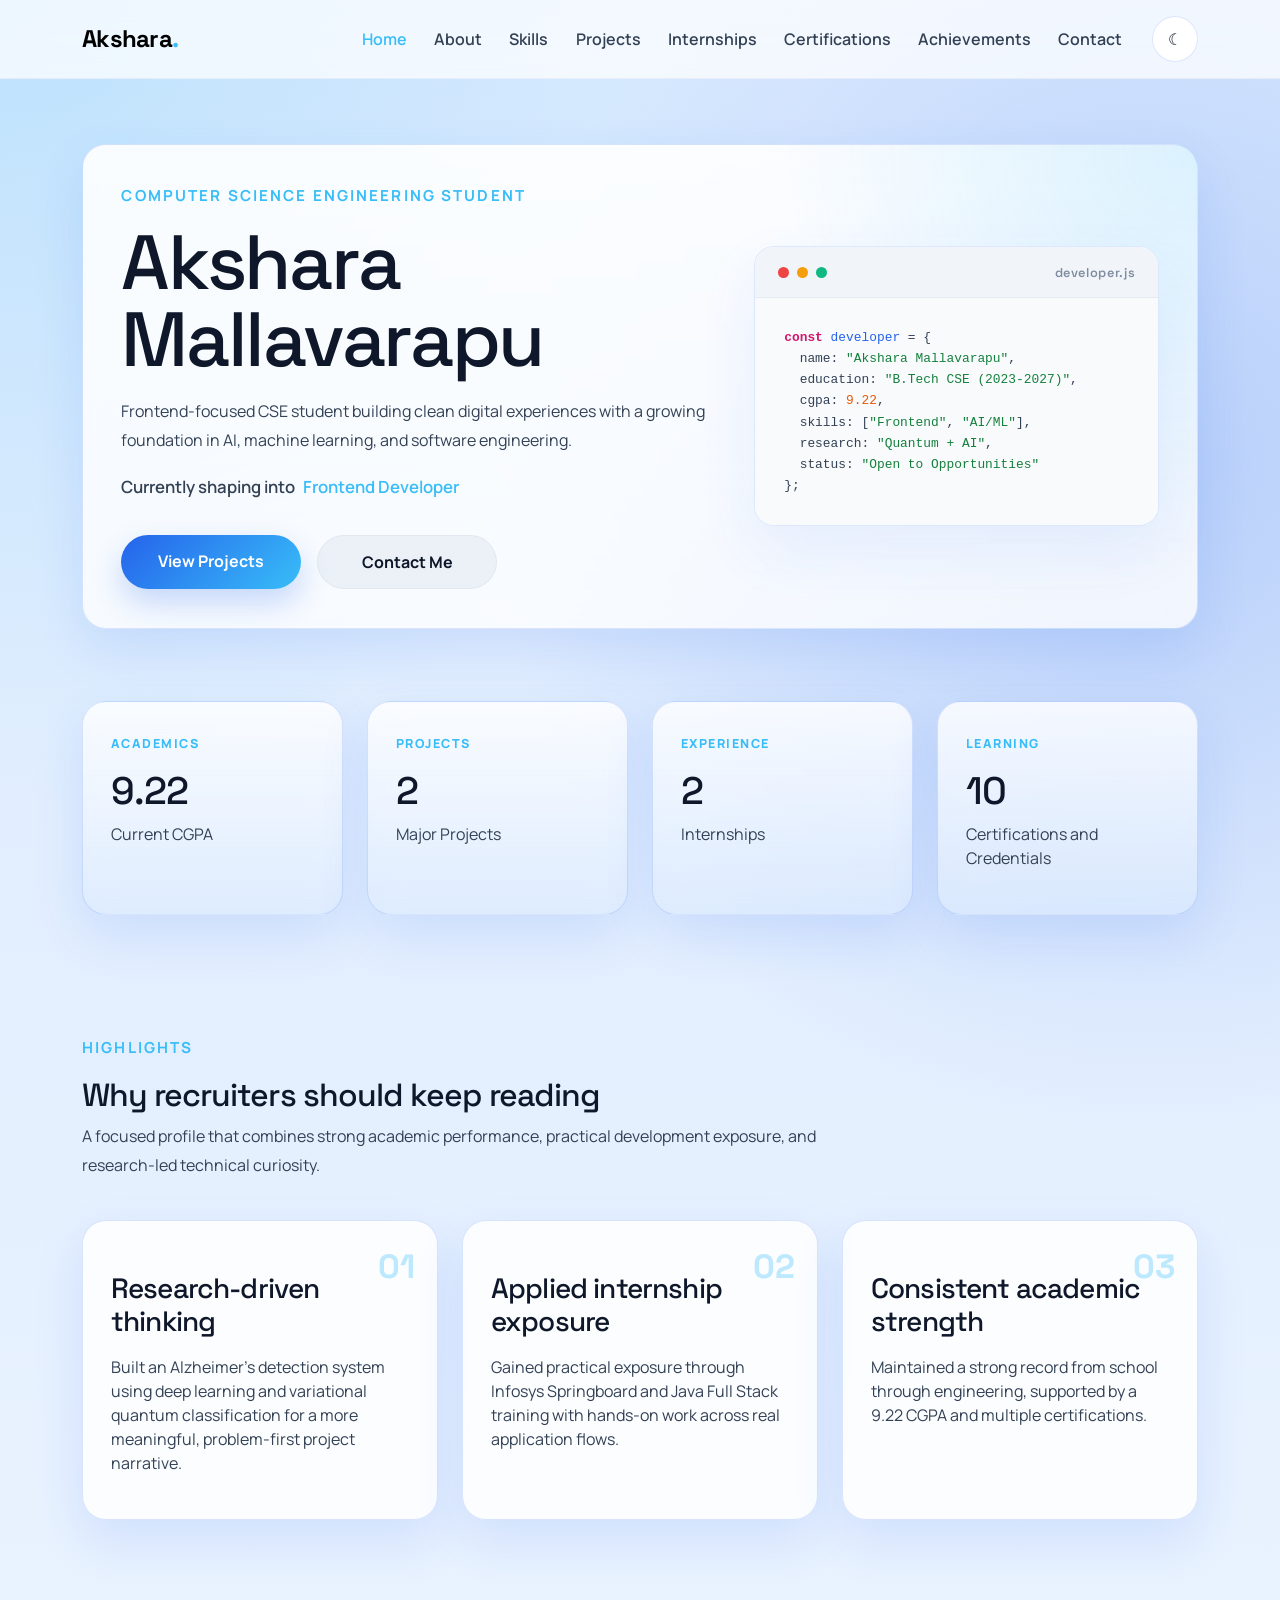
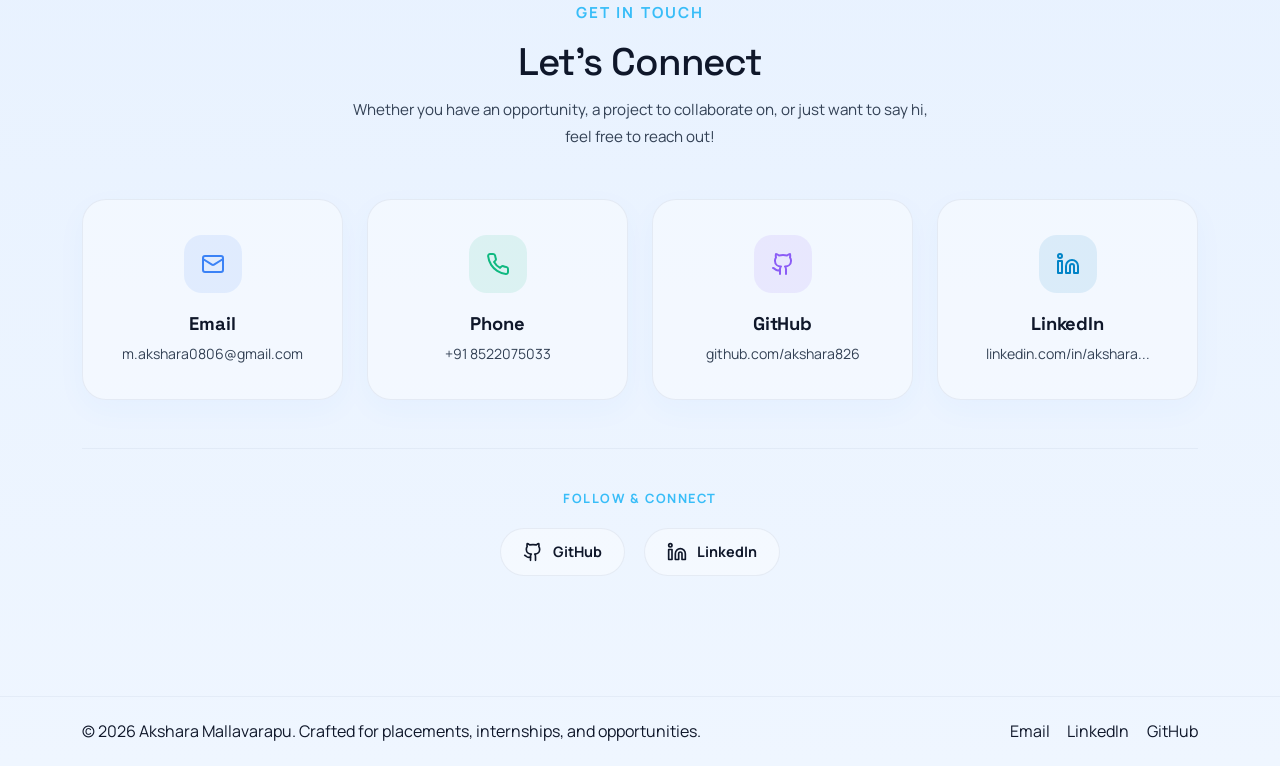
<file: index.html>
<!DOCTYPE html>
<html lang="en">
<head>
  <meta charset="UTF-8">
  <meta name="viewport" content="width=device-width, initial-scale=1.0">
  <title>Akshara Mallavarapu | Portfolio</title>
  <meta name="description" content="Portfolio of Akshara Mallavarapu, a Computer Science Engineering student focused on frontend development, AI, and quantum computing.">
  <link rel="preconnect" href="https://fonts.googleapis.com">
  <link rel="preconnect" href="https://fonts.gstatic.com" crossorigin>
  <link href="https://fonts.googleapis.com/css2?family=Manrope:wght@400;500;600;700;800&family=Space+Grotesk:wght@500;700&display=swap" rel="stylesheet">
  <link href="https://cdn.jsdelivr.net/npm/bootstrap@5.3.3/dist/css/bootstrap.min.css" rel="stylesheet">
  <link rel="stylesheet" href="css/style.css">
</head>
<body data-page="home">
  <div class="page-loader" id="pageLoader">
    <div class="loader-orb"></div>
  </div>

  <button class="back-to-top" id="backToTop" type="button" aria-label="Back to top">
    <span>&uarr;</span>
  </button>

  <nav class="navbar navbar-expand-lg fixed-top custom-navbar">
    <div class="container">
      <a class="navbar-brand" href="index.html">Akshara<span>.</span></a>
      <button class="navbar-toggler" type="button" data-bs-toggle="collapse" data-bs-target="#mainNav" aria-controls="mainNav" aria-expanded="false" aria-label="Toggle navigation">
        <span class="navbar-toggler-icon"></span>
      </button>
      <div class="collapse navbar-collapse" id="mainNav">
        <ul class="navbar-nav ms-auto align-items-lg-center">
          <li class="nav-item"><a class="nav-link" data-nav="home" href="index.html">Home</a></li>
          <li class="nav-item"><a class="nav-link" data-nav="about" href="about.html">About</a></li>
          <li class="nav-item"><a class="nav-link" data-nav="skills" href="skills.html">Skills</a></li>
          <li class="nav-item"><a class="nav-link" data-nav="projects" href="projects.html">Projects</a></li>
          <li class="nav-item"><a class="nav-link" data-nav="internships" href="internships.html">Internships</a></li>
          <li class="nav-item"><a class="nav-link" data-nav="certifications" href="certifications.html">Certifications</a></li>
          <li class="nav-item"><a class="nav-link" data-nav="achievements" href="achievements.html">Achievements</a></li>
          <li class="nav-item"><a class="nav-link" href="#contact">Contact</a></li>
          <li class="nav-item ms-lg-3 mt-3 mt-lg-0">
            <button class="theme-toggle" id="themeToggle" type="button" aria-label="Toggle color theme">
              <span class="theme-icon">☀</span>
            </button>
          </li>
        </ul>
      </div>
    </div>
  </nav>

  <main>
    <section class="hero-section home-hero section-pad">
      <div class="container">
        <div class="home-hero-shell glass-card">
          <div class="row align-items-center g-5">
            <div class="col-lg-7">
              <div class="home-copy">
                <div class="eyebrow reveal">Computer Science Engineering Student</div>
                <h1 class="hero-title reveal">Akshara Mallavarapu</h1>
                <p class="hero-subtitle reveal">
                  Frontend-focused CSE student building clean digital experiences with a growing foundation in AI, machine learning, and software engineering.
                </p>
                <div class="typing-line reveal">
                  <span class="typing-prefix">Currently shaping into</span>
                  <span class="typing-text" id="typingText"></span>
                </div>
                <div class="hero-actions reveal">
                  <a class="btn btn-brand home-primary-btn" href="projects.html">View Projects</a>
                  <a class="btn btn-soft home-secondary-btn" href="#contact">Contact Me</a>
                </div>
              </div>
            </div>
            <div class="col-lg-5">
              <div class="hero-visual reveal">
                <div class="mock-ide">
                  <div class="ide-titlebar">
                    <div class="ide-controls">
                      <span class="control close"></span>
                      <span class="control minimize"></span>
                      <span class="control expand"></span>
                    </div>
                    <span class="ide-filename">developer.js</span>
                  </div>
                  <div class="ide-body">
                    <pre><code><span class="code-keyword">const</span> <span class="code-variable">developer</span> = {
  name: <span class="code-string">"Akshara Mallavarapu"</span>,
  education: <span class="code-string">"B.Tech CSE (2023-2027)"</span>,
  cgpa: <span class="code-number">9.22</span>,
  skills: [<span class="code-string">"Frontend"</span>, <span class="code-string">"AI/ML"</span>],
  research: <span class="code-string">"Quantum + AI"</span>,
  status: <span class="code-string">"Open to Opportunities"</span>
};</code></pre>
                  </div>
                </div>
              </div>
            </div>
          </div>
        </div>

        <div class="row g-4 stats-row">
          <div class="col-sm-6 col-xl-3">
            <div class="glass-card stat-card home-stat-card reveal">
              <span class="stat-label">Academics</span>
              <h3 class="counter" data-target="9.22">0</h3>
              <p>Current CGPA</p>
            </div>
          </div>
          <div class="col-sm-6 col-xl-3">
            <div class="glass-card stat-card home-stat-card reveal">
              <span class="stat-label">Projects</span>
              <h3 class="counter" data-target="2">0</h3>
              <p>Major Projects</p>
            </div>
          </div>
          <div class="col-sm-6 col-xl-3">
            <div class="glass-card stat-card home-stat-card reveal">
              <span class="stat-label">Experience</span>
              <h3 class="counter" data-target="2">0</h3>
              <p>Internships</p>
            </div>
          </div>
          <div class="col-sm-6 col-xl-3">
            <div class="glass-card stat-card home-stat-card reveal">
              <span class="stat-label">Learning</span>
              <h3 class="counter" data-target="10">0</h3>
              <p>Certifications and Credentials</p>
            </div>
          </div>
        </div>
      </div>
    </section>

    <section class="section-pad section-shell home-highlights">
      <div class="container">
        <div class="section-heading reveal">
          <span class="eyebrow">Highlights</span>
          <h2>Why recruiters should keep reading</h2>
          <p>
            A focused profile that combines strong academic performance, practical development exposure, and research-led technical curiosity.
          </p>
        </div>
        <div class="row g-4">
          <div class="col-md-6 col-xl-4">
            <div class="glass-card feature-card home-feature-card reveal">
              <span class="feature-index">01</span>
              <h3>Research-driven thinking</h3>
              <p>
                Built an Alzheimer's detection system using deep learning and variational quantum classification for a more meaningful, problem-first project narrative.
              </p>
            </div>
          </div>
          <div class="col-md-6 col-xl-4">
            <div class="glass-card feature-card home-feature-card reveal">
              <span class="feature-index">02</span>
              <h3>Applied internship exposure</h3>
              <p>
                Gained practical exposure through Infosys Springboard and Java Full Stack training with hands-on work across real application flows.
              </p>
            </div>
          </div>
          <div class="col-md-6 col-xl-4">
            <div class="glass-card feature-card home-feature-card reveal">
              <span class="feature-index">03</span>
              <h3>Consistent academic strength</h3>
              <p>
                Maintained a strong record from school through engineering, supported by a 9.22 CGPA and multiple certifications.
              </p>
            </div>
          </div>
        </div>
      </div>
    </section>

    <section class="section-pad section-shell contact-showcase-section pt-0" id="contact">
      <div class="container">
        <div class="section-heading contact-heading text-center mx-auto reveal">
          <span class="eyebrow">Get In Touch</span>
          <h2>Let's Connect</h2>
          <p>
            Whether you have an opportunity, a project to collaborate on, or just want to say hi, feel free to reach out!
          </p>
        </div>
        
        <div class="row g-4 justify-content-center reveal">
          <!-- Email Card -->
          <div class="col-md-6 col-lg-3">
            <a href="mailto:m.akshara0806@gmail.com" class="contact-card-new">
              <div class="contact-card-icon icon-email">
                <svg xmlns="http://www.w3.org/2000/svg" width="24" height="24" viewBox="0 0 24 24" fill="none" stroke="currentColor" stroke-width="2" stroke-linecap="round" stroke-linejoin="round"><rect width="20" height="16" x="2" y="4" rx="2"/><path d="m22 7-8.97 5.7a1.94 1.94 0 0 1-2.06 0L2 7"/></svg>
              </div>
              <h3>Email</h3>
              <p>m.akshara0806@gmail.com</p>
            </a>
          </div>
          
          <!-- Phone Card -->
          <div class="col-md-6 col-lg-3">
            <a href="tel:+918522075033" class="contact-card-new">
              <div class="contact-card-icon icon-phone">
                <svg xmlns="http://www.w3.org/2000/svg" width="24" height="24" viewBox="0 0 24 24" fill="none" stroke="currentColor" stroke-width="2" stroke-linecap="round" stroke-linejoin="round"><path d="M22 16.92v3a2 2 0 0 1-2.18 2 19.79 19.79 0 0 1-8.63-3.07 19.5 19.5 0 0 1-6-6 19.79 19.79 0 0 1-3.07-8.67A2 2 0 0 1 4.11 2h3a2 2 0 0 1 2 1.72 12.84 12.84 0 0 0 .7 2.81 2 2 0 0 1-.45 2.11L8.09 9.91a16 16 0 0 0 6 6l1.27-1.27a2 2 0 0 1 2.11-.45 12.84 12.84 0 0 0 2.81.7A2 2 0 0 1 22 16.92z"/></svg>
              </div>
              <h3>Phone</h3>
              <p>+91 8522075033</p>
            </a>
          </div>
          
          <!-- GitHub Card -->
          <div class="col-md-6 col-lg-3">
            <a href="https://github.com/akshara826" target="_blank" rel="noreferrer" class="contact-card-new">
              <div class="contact-card-icon icon-github">
                <svg xmlns="http://www.w3.org/2000/svg" width="24" height="24" viewBox="0 0 24 24" fill="none" stroke="currentColor" stroke-width="2" stroke-linecap="round" stroke-linejoin="round"><path d="M15 22v-4a4.8 4.8 0 0 0-1-3.5c3 0 6-2 6-5.5.08-1.25-.27-2.48-1-3.5.28-1.15.28-2.35 0-3.5 0 0-1 0-3 1.5-2.64-.5-5.36-.5-8 0C6 2 5 2 5 2c-.3 1.15-.3 2.35 0 3.5A5.403 5.403 0 0 0 4 9c0 3.5 3 5.5 6 5.5-.39.49-.68 1.05-.85 1.65-.17.6-.22 1.23-.15 1.85v4"/><path d="M9 18c-4.51 2-5-2-7-2"/></svg>
              </div>
              <h3>GitHub</h3>
              <p>github.com/akshara826</p>
            </a>
          </div>
          
          <!-- LinkedIn Card -->
          <div class="col-md-6 col-lg-3">
            <a href="https://www.linkedin.com/in/akshara-mallavarapu-a35a412a4" target="_blank" rel="noreferrer" class="contact-card-new">
              <div class="contact-card-icon icon-linkedin">
                <svg xmlns="http://www.w3.org/2000/svg" width="24" height="24" viewBox="0 0 24 24" fill="none" stroke="currentColor" stroke-width="2" stroke-linecap="round" stroke-linejoin="round"><path d="M16 8a6 6 0 0 1 6 6v7h-4v-7a2 2 0 0 0-2-2 2 2 0 0 0-2 2v7h-4v-7a6 6 0 0 1 6-6z"/><rect width="4" height="12" x="2" y="9"/><circle cx="4" cy="4" r="2"/></svg>
              </div>
              <h3>LinkedIn</h3>
              <p>linkedin.com/in/akshara...</p>
            </a>
          </div>
        </div>
        
        <!-- Social Links at the bottom -->
        <div class="contact-social-bottom text-center reveal mt-5">
          <p class="social-label">Follow & Connect</p>
          <div class="social-links-row">
            <a href="https://github.com/akshara826" target="_blank" rel="noreferrer" class="social-icon-btn github" aria-label="GitHub">
              <svg xmlns="http://www.w3.org/2000/svg" width="20" height="20" viewBox="0 0 24 24" fill="none" stroke="currentColor" stroke-width="2" stroke-linecap="round" stroke-linejoin="round"><path d="M15 22v-4a4.8 4.8 0 0 0-1-3.5c3 0 6-2 6-5.5.08-1.25-.27-2.48-1-3.5.28-1.15.28-2.35 0-3.5 0 0-1 0-3 1.5-2.64-.5-5.36-.5-8 0C6 2 5 2 5 2c-.3 1.15-.3 2.35 0 3.5A5.403 5.403 0 0 0 4 9c0 3.5 3 5.5 6 5.5-.39.49-.68 1.05-.85 1.65-.17.6-.22 1.23-.15 1.85v4"/><path d="M9 18c-4.51 2-5-2-7-2"/></svg>
              <span>GitHub</span>
            </a>
            <a href="https://www.linkedin.com/in/akshara-mallavarapu-a35a412a4" target="_blank" rel="noreferrer" class="social-icon-btn linkedin" aria-label="LinkedIn">
              <svg xmlns="http://www.w3.org/2000/svg" width="20" height="20" viewBox="0 0 24 24" fill="none" stroke="currentColor" stroke-width="2" stroke-linecap="round" stroke-linejoin="round"><path d="M16 8a6 6 0 0 1 6 6v7h-4v-7a2 2 0 0 0-2-2 2 2 0 0 0-2 2v7h-4v-7a6 6 0 0 1 6-6z"/><rect width="4" height="12" x="2" y="9"/><circle cx="4" cy="4" r="2"/></svg>
              <span>LinkedIn</span>
            </a>
          </div>
        </div>
      </div>
    </section>
  </main>

  <footer class="site-footer">
    <div class="container d-flex flex-column flex-md-row justify-content-between align-items-center gap-3">
      <p class="mb-0">&copy; 2026 Akshara Mallavarapu. Crafted for placements, internships, and opportunities.</p>
      <div class="footer-links">
        <a href="mailto:m.akshara0806@gmail.com">Email</a>
        <a href="https://www.linkedin.com/in/akshara-mallavarapu-a35a412a4" target="_blank" rel="noreferrer">LinkedIn</a>
        <a href="https://github.com/akshara826" target="_blank" rel="noreferrer">GitHub</a>
      </div>
    </div>
  </footer>

  <script src="https://cdn.jsdelivr.net/npm/bootstrap@5.3.3/dist/js/bootstrap.bundle.min.js"></script>
  <script src="js/script.js"></script>
</body>
</html>
</file>
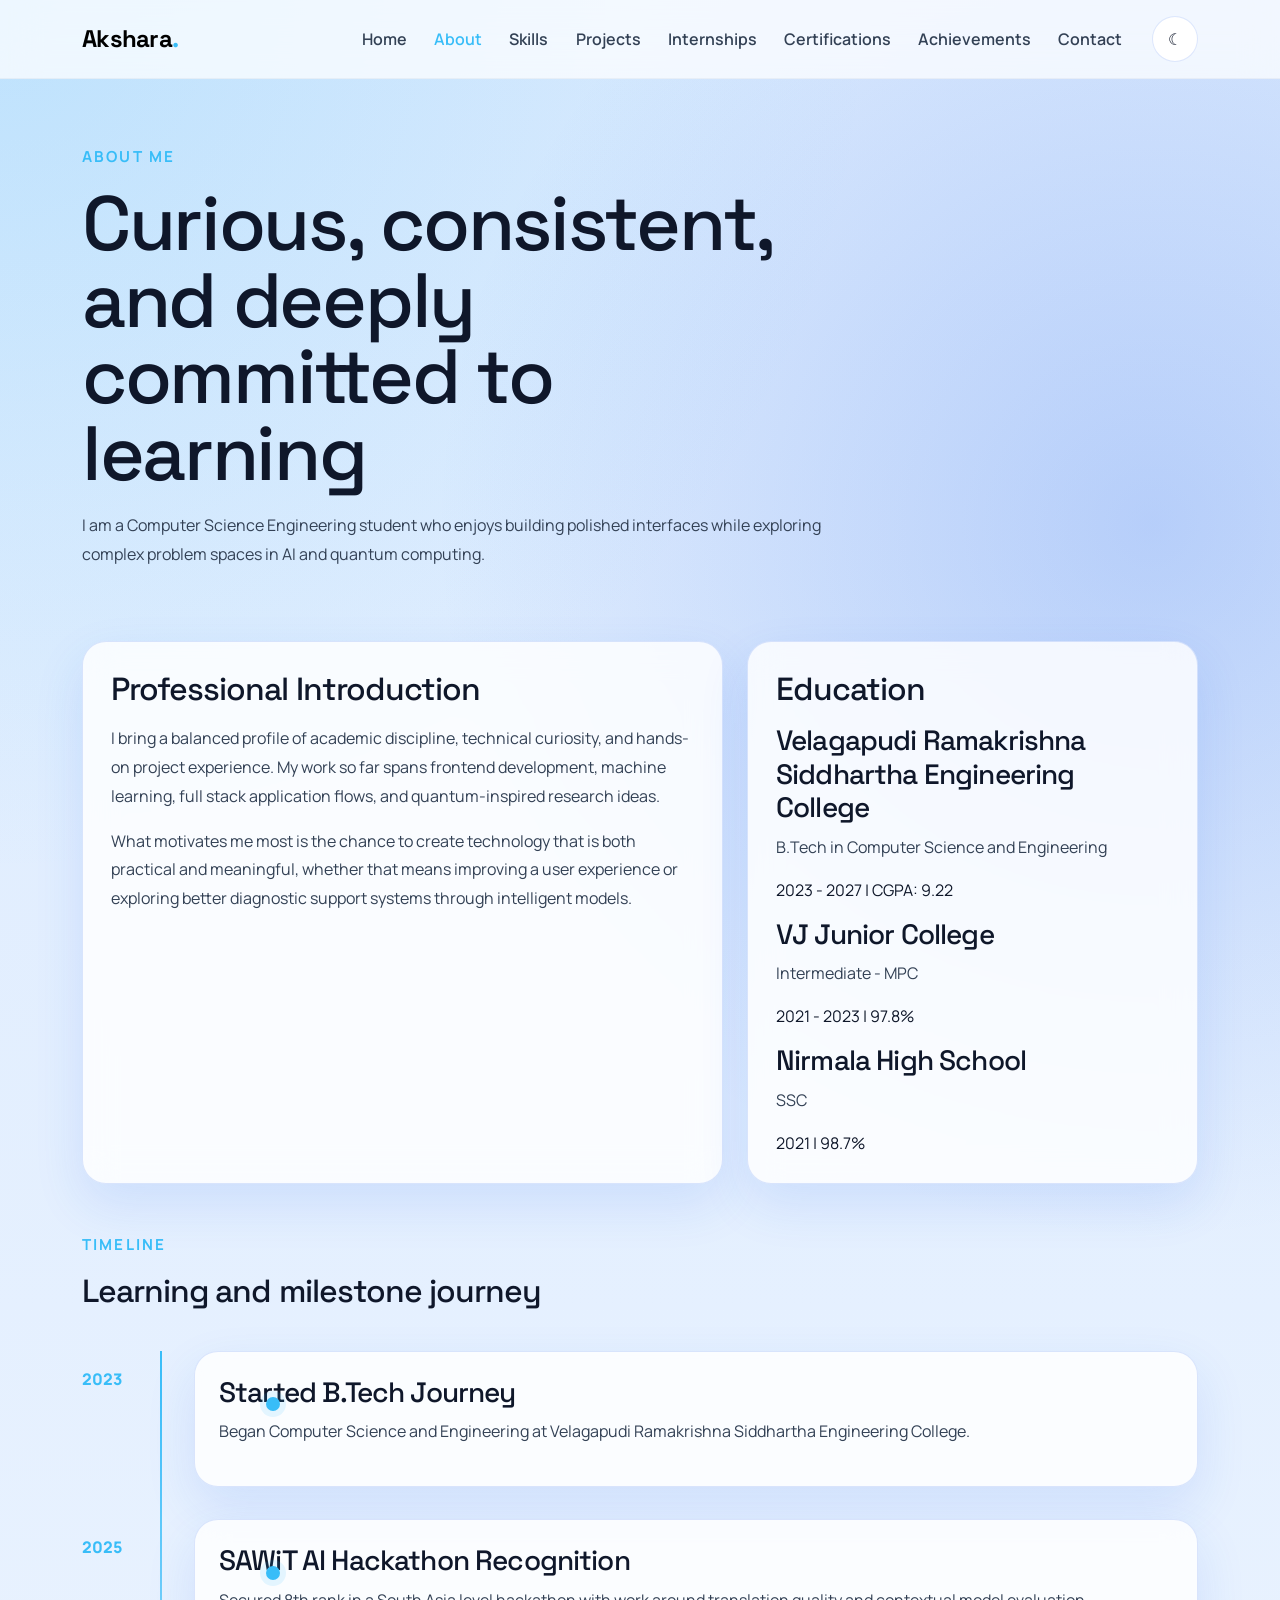
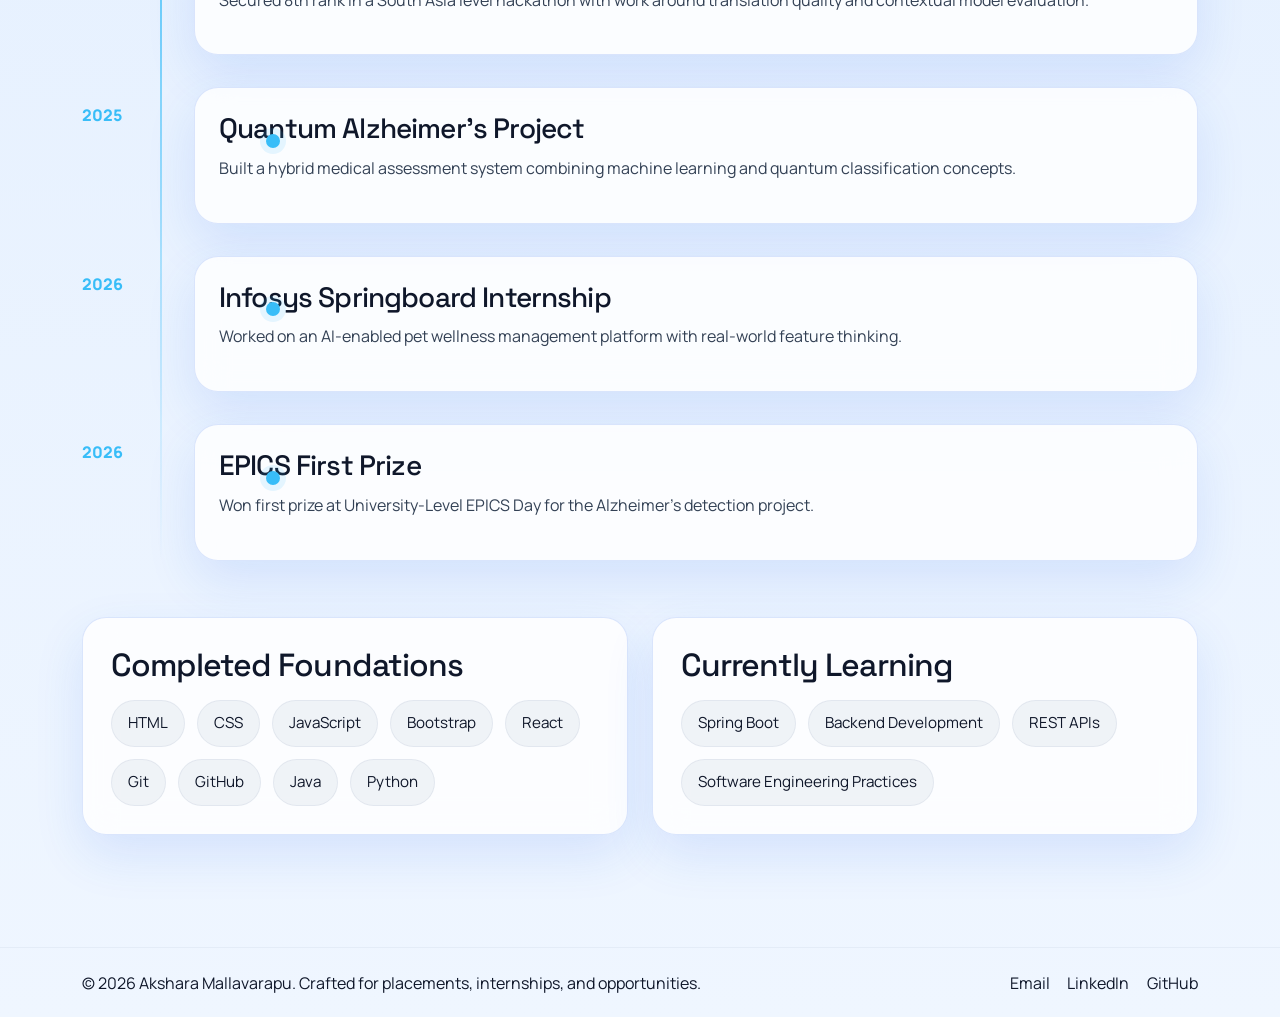
<file: about.html>
<!DOCTYPE html>
<html lang="en">
<head>
  <meta charset="UTF-8">
  <meta name="viewport" content="width=device-width, initial-scale=1.0">
  <title>About | Akshara Mallavarapu</title>
  <meta name="description" content="About Akshara Mallavarapu, a Computer Science Engineering student with interests in frontend development, AI, and quantum computing.">
  <link rel="preconnect" href="https://fonts.googleapis.com">
  <link rel="preconnect" href="https://fonts.gstatic.com" crossorigin>
  <link href="https://fonts.googleapis.com/css2?family=Manrope:wght@400;500;600;700;800&family=Space+Grotesk:wght@500;700&display=swap" rel="stylesheet">
  <link href="https://cdn.jsdelivr.net/npm/bootstrap@5.3.3/dist/css/bootstrap.min.css" rel="stylesheet">
  <link rel="stylesheet" href="css/style.css">
</head>
<body data-page="about">
  <div class="page-loader" id="pageLoader"><div class="loader-orb"></div></div>
  <button class="back-to-top" id="backToTop" type="button" aria-label="Back to top"><span>&uarr;</span></button>
  <nav class="navbar navbar-expand-lg fixed-top custom-navbar">
    <div class="container">
      <a class="navbar-brand" href="index.html">Akshara<span>.</span></a>
      <button class="navbar-toggler" type="button" data-bs-toggle="collapse" data-bs-target="#mainNav" aria-controls="mainNav" aria-expanded="false" aria-label="Toggle navigation"><span class="navbar-toggler-icon"></span></button>
      <div class="collapse navbar-collapse" id="mainNav">
        <ul class="navbar-nav ms-auto align-items-lg-center">
          <li class="nav-item"><a class="nav-link" data-nav="home" href="index.html">Home</a></li>
          <li class="nav-item"><a class="nav-link" data-nav="about" href="about.html">About</a></li>
          <li class="nav-item"><a class="nav-link" data-nav="skills" href="skills.html">Skills</a></li>
          <li class="nav-item"><a class="nav-link" data-nav="projects" href="projects.html">Projects</a></li>
          <li class="nav-item"><a class="nav-link" data-nav="internships" href="internships.html">Internships</a></li>
          <li class="nav-item"><a class="nav-link" data-nav="certifications" href="certifications.html">Certifications</a></li>
          <li class="nav-item"><a class="nav-link" data-nav="achievements" href="achievements.html">Achievements</a></li>
          <li class="nav-item"><a class="nav-link" href="index.html#contact">Contact</a></li>
          <li class="nav-item ms-lg-3 mt-3 mt-lg-0"><button class="theme-toggle" id="themeToggle" type="button" aria-label="Toggle color theme"><span class="theme-icon">☀</span></button></li>
        </ul>
      </div>
    </div>
  </nav>

  <main>
    <section class="page-hero section-pad">
      <div class="container">
        <div class="section-heading reveal">
          <span class="eyebrow">About Me</span>
          <h1>Curious, consistent, and deeply committed to learning</h1>
          <p>
            I am a Computer Science Engineering student who enjoys building polished interfaces while exploring complex problem spaces in AI and quantum computing.
          </p>
        </div>
      </div>
    </section>

    <section class="section-pad section-shell pt-0">
      <div class="container">
        <div class="row g-4">
          <div class="col-lg-7">
            <div class="glass-card content-card reveal">
              <h2>Professional Introduction</h2>
              <p>
                I bring a balanced profile of academic discipline, technical curiosity, and hands-on project experience. My work so far spans frontend development, machine learning, full stack application flows, and quantum-inspired research ideas.
              </p>
              <p>
                What motivates me most is the chance to create technology that is both practical and meaningful, whether that means improving a user experience or exploring better diagnostic support systems through intelligent models.
              </p>
            </div>
          </div>
          <div class="col-lg-5">
            <div class="glass-card content-card reveal">
              <h2>Education</h2>
              <div class="education-item">
                <h3>Velagapudi Ramakrishna Siddhartha Engineering College</h3>
                <p>B.Tech in Computer Science and Engineering</p>
                <span>2023 - 2027 | CGPA: 9.22</span>
              </div>
              <div class="education-item">
                <h3>VJ Junior College</h3>
                <p>Intermediate - MPC</p>
                <span>2021 - 2023 | 97.8%</span>
              </div>
              <div class="education-item">
                <h3>Nirmala High School</h3>
                <p>SSC</p>
                <span>2021 | 98.7%</span>
              </div>
            </div>
          </div>
        </div>

        <div class="section-heading reveal mt-5">
          <span class="eyebrow">Timeline</span>
          <h2>Learning and milestone journey</h2>
        </div>
        <div class="timeline">
          <div class="timeline-item reveal">
            <span class="timeline-year">2023</span>
            <div class="glass-card timeline-card">
              <h3>Started B.Tech Journey</h3>
              <p>Began Computer Science and Engineering at Velagapudi Ramakrishna Siddhartha Engineering College.</p>
            </div>
          </div>
          <div class="timeline-item reveal">
            <span class="timeline-year">2025</span>
            <div class="glass-card timeline-card">
              <h3>SAWiT AI Hackathon Recognition</h3>
              <p>Secured 8th rank in a South Asia level hackathon with work around translation quality and contextual model evaluation.</p>
            </div>
          </div>
          <div class="timeline-item reveal">
            <span class="timeline-year">2025</span>
            <div class="glass-card timeline-card">
              <h3>Quantum Alzheimer's Project</h3>
              <p>Built a hybrid medical assessment system combining machine learning and quantum classification concepts.</p>
            </div>
          </div>
          <div class="timeline-item reveal">
            <span class="timeline-year">2026</span>
            <div class="glass-card timeline-card">
              <h3>Infosys Springboard Internship</h3>
              <p>Worked on an AI-enabled pet wellness management platform with real-world feature thinking.</p>
            </div>
          </div>
          <div class="timeline-item reveal">
            <span class="timeline-year">2026</span>
            <div class="glass-card timeline-card">
              <h3>EPICS First Prize</h3>
              <p>Won first prize at University-Level EPICS Day for the Alzheimer's detection project.</p>
            </div>
          </div>
        </div>

        <div class="row g-4 mt-4">
          <div class="col-lg-6">
            <div class="glass-card content-card reveal">
              <h2>Completed Foundations</h2>
              <div class="badge-cloud">
                <span>HTML</span>
                <span>CSS</span>
                <span>JavaScript</span>
                <span>Bootstrap</span>
                <span>React</span>
                <span>Git</span>
                <span>GitHub</span>
                <span>Java</span>
                <span>Python</span>
              </div>
            </div>
          </div>
          <div class="col-lg-6">
            <div class="glass-card content-card reveal">
              <h2>Currently Learning</h2>
              <div class="badge-cloud">
                <span>Spring Boot</span>
                <span>Backend Development</span>
                <span>REST APIs</span>
                <span>Software Engineering Practices</span>
              </div>
            </div>
          </div>
        </div>
      </div>
    </section>
  </main>

  <footer class="site-footer">
    <div class="container d-flex flex-column flex-md-row justify-content-between align-items-center gap-3">
      <p class="mb-0">© 2026 Akshara Mallavarapu. Crafted for placements, internships, and opportunities.</p>
      <div class="footer-links">
        <a href="mailto:m.akshara0806@gmail.com">Email</a>
        <a href="https://www.linkedin.com/in/akshara-mallavarapu-a35a412a4" target="_blank" rel="noreferrer">LinkedIn</a>
        <a href="https://github.com/akshara826" target="_blank" rel="noreferrer">GitHub</a>
      </div>
    </div>
  </footer>

  <script src="https://cdn.jsdelivr.net/npm/bootstrap@5.3.3/dist/js/bootstrap.bundle.min.js"></script>
  <script src="js/script.js"></script>
</body>
</html>
</file>
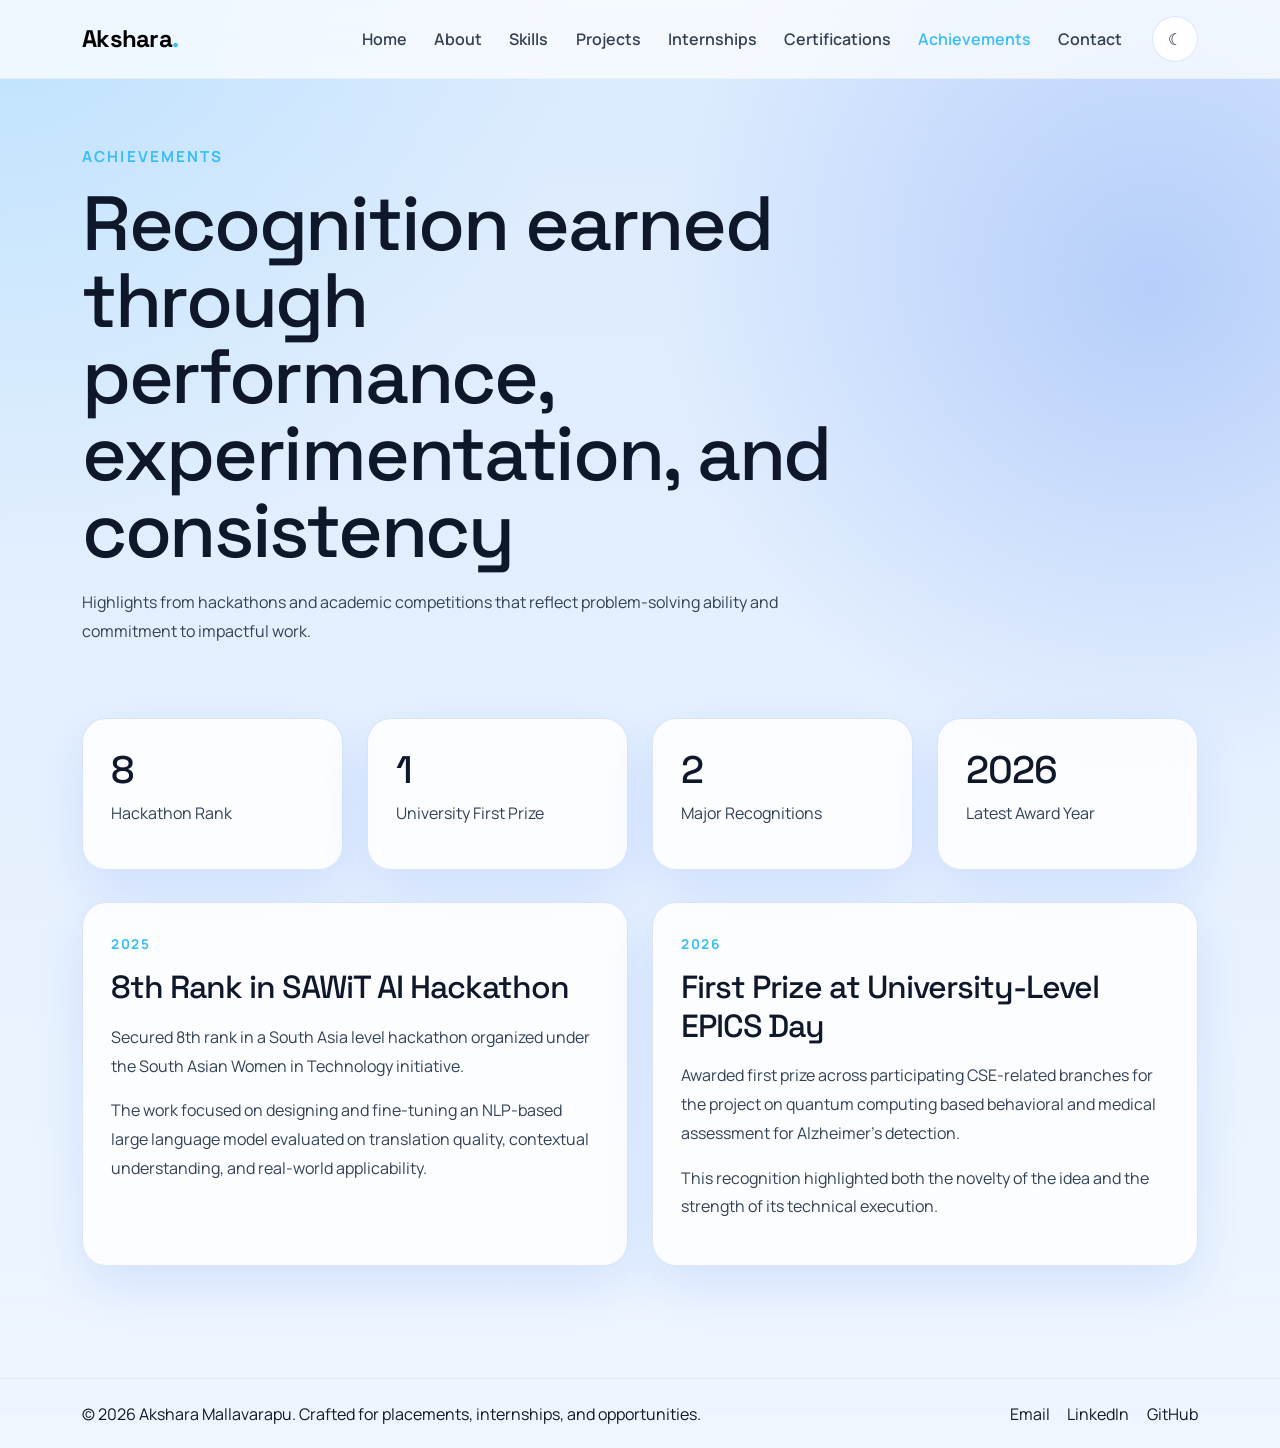
<file: achievements.html>
<!DOCTYPE html>
<html lang="en">
<head>
  <meta charset="UTF-8">
  <meta name="viewport" content="width=device-width, initial-scale=1.0">
  <title>Achievements | Akshara Mallavarapu</title>
  <meta name="description" content="Achievements of Akshara Mallavarapu in hackathons and university-level project competitions.">
  <link rel="preconnect" href="https://fonts.googleapis.com">
  <link rel="preconnect" href="https://fonts.gstatic.com" crossorigin>
  <link href="https://fonts.googleapis.com/css2?family=Manrope:wght@400;500;600;700;800&family=Space+Grotesk:wght@500;700&display=swap" rel="stylesheet">
  <link href="https://cdn.jsdelivr.net/npm/bootstrap@5.3.3/dist/css/bootstrap.min.css" rel="stylesheet">
  <link rel="stylesheet" href="css/style.css">
</head>
<body data-page="achievements">
  <div class="page-loader" id="pageLoader"><div class="loader-orb"></div></div>
  <button class="back-to-top" id="backToTop" type="button" aria-label="Back to top"><span>&uarr;</span></button>
  <nav class="navbar navbar-expand-lg fixed-top custom-navbar">
    <div class="container">
      <a class="navbar-brand" href="index.html">Akshara<span>.</span></a>
      <button class="navbar-toggler" type="button" data-bs-toggle="collapse" data-bs-target="#mainNav" aria-controls="mainNav" aria-expanded="false" aria-label="Toggle navigation"><span class="navbar-toggler-icon"></span></button>
      <div class="collapse navbar-collapse" id="mainNav">
        <ul class="navbar-nav ms-auto align-items-lg-center">
          <li class="nav-item"><a class="nav-link" data-nav="home" href="index.html">Home</a></li>
          <li class="nav-item"><a class="nav-link" data-nav="about" href="about.html">About</a></li>
          <li class="nav-item"><a class="nav-link" data-nav="skills" href="skills.html">Skills</a></li>
          <li class="nav-item"><a class="nav-link" data-nav="projects" href="projects.html">Projects</a></li>
          <li class="nav-item"><a class="nav-link" data-nav="internships" href="internships.html">Internships</a></li>
          <li class="nav-item"><a class="nav-link" data-nav="certifications" href="certifications.html">Certifications</a></li>
          <li class="nav-item"><a class="nav-link" data-nav="achievements" href="achievements.html">Achievements</a></li>
          <li class="nav-item"><a class="nav-link" href="index.html#contact">Contact</a></li>
          <li class="nav-item ms-lg-3 mt-3 mt-lg-0"><button class="theme-toggle" id="themeToggle" type="button" aria-label="Toggle color theme"><span class="theme-icon">☀</span></button></li>
        </ul>
      </div>
    </div>
  </nav>

  <main>
    <section class="page-hero section-pad">
      <div class="container">
        <div class="section-heading reveal">
          <span class="eyebrow">Achievements</span>
          <h1>Recognition earned through performance, experimentation, and consistency</h1>
          <p>
            Highlights from hackathons and academic competitions that reflect problem-solving ability and commitment to impactful work.
          </p>
        </div>
        <div class="row g-4 stats-row">
          <div class="col-sm-6 col-lg-3">
            <div class="glass-card stat-card reveal">
              <h3 class="counter" data-target="8">0</h3>
              <p>Hackathon Rank</p>
            </div>
          </div>
          <div class="col-sm-6 col-lg-3">
            <div class="glass-card stat-card reveal">
              <h3 class="counter" data-target="1">0</h3>
              <p>University First Prize</p>
            </div>
          </div>
          <div class="col-sm-6 col-lg-3">
            <div class="glass-card stat-card reveal">
              <h3 class="counter" data-target="2">0</h3>
              <p>Major Recognitions</p>
            </div>
          </div>
          <div class="col-sm-6 col-lg-3">
            <div class="glass-card stat-card reveal">
              <h3 class="counter" data-target="2026">0</h3>
              <p>Latest Award Year</p>
            </div>
          </div>
        </div>
      </div>
    </section>

    <section class="section-pad section-shell pt-0">
      <div class="container">
        <div class="row g-4">
          <div class="col-lg-6">
            <div class="glass-card achievement-card reveal">
              <span class="project-tag">2025</span>
              <h2>8th Rank in SAWiT AI Hackathon</h2>
              <p>
                Secured 8th rank in a South Asia level hackathon organized under the South Asian Women in Technology initiative.
              </p>
              <p>
                The work focused on designing and fine-tuning an NLP-based large language model evaluated on translation quality, contextual understanding, and real-world applicability.
              </p>
            </div>
          </div>
          <div class="col-lg-6">
            <div class="glass-card achievement-card reveal">
              <span class="project-tag">2026</span>
              <h2>First Prize at University-Level EPICS Day</h2>
              <p>
                Awarded first prize across participating CSE-related branches for the project on quantum computing based behavioral and medical assessment for Alzheimer's detection.
              </p>
              <p>
                This recognition highlighted both the novelty of the idea and the strength of its technical execution.
              </p>
            </div>
          </div>
        </div>
      </div>
    </section>
  </main>

  <footer class="site-footer">
    <div class="container d-flex flex-column flex-md-row justify-content-between align-items-center gap-3">
      <p class="mb-0">© 2026 Akshara Mallavarapu. Crafted for placements, internships, and opportunities.</p>
      <div class="footer-links">
        <a href="mailto:m.akshara0806@gmail.com">Email</a>
        <a href="https://www.linkedin.com/in/akshara-mallavarapu-a35a412a4" target="_blank" rel="noreferrer">LinkedIn</a>
        <a href="https://github.com/akshara826" target="_blank" rel="noreferrer">GitHub</a>
      </div>
    </div>
  </footer>

  <script src="https://cdn.jsdelivr.net/npm/bootstrap@5.3.3/dist/js/bootstrap.bundle.min.js"></script>
  <script src="js/script.js"></script>
</body>
</html>
</file>
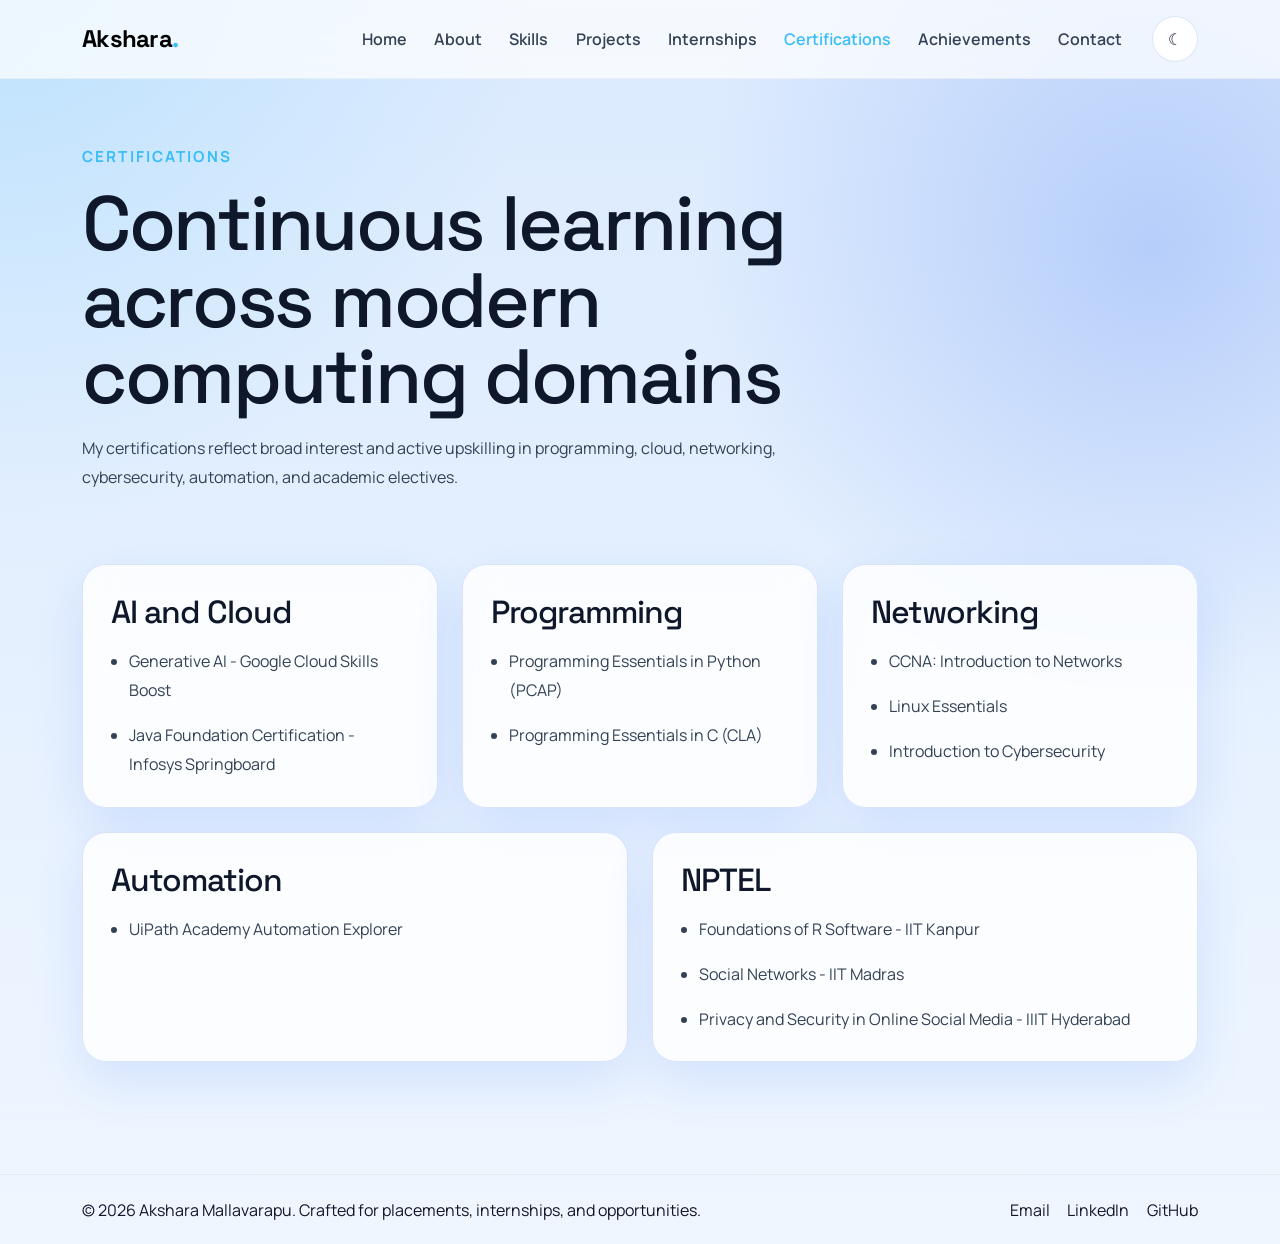
<file: certifications.html>
<!DOCTYPE html>
<html lang="en">
<head>
  <meta charset="UTF-8">
  <meta name="viewport" content="width=device-width, initial-scale=1.0">
  <title>Certifications | Akshara Mallavarapu</title>
  <meta name="description" content="Certifications of Akshara Mallavarapu across AI, cloud, networking, programming, automation, and NPTEL courses.">
  <link rel="preconnect" href="https://fonts.googleapis.com">
  <link rel="preconnect" href="https://fonts.gstatic.com" crossorigin>
  <link href="https://fonts.googleapis.com/css2?family=Manrope:wght@400;500;600;700;800&family=Space+Grotesk:wght@500;700&display=swap" rel="stylesheet">
  <link href="https://cdn.jsdelivr.net/npm/bootstrap@5.3.3/dist/css/bootstrap.min.css" rel="stylesheet">
  <link rel="stylesheet" href="css/style.css">
</head>
<body data-page="certifications">
  <div class="page-loader" id="pageLoader"><div class="loader-orb"></div></div>
  <button class="back-to-top" id="backToTop" type="button" aria-label="Back to top"><span>&uarr;</span></button>
  <nav class="navbar navbar-expand-lg fixed-top custom-navbar">
    <div class="container">
      <a class="navbar-brand" href="index.html">Akshara<span>.</span></a>
      <button class="navbar-toggler" type="button" data-bs-toggle="collapse" data-bs-target="#mainNav" aria-controls="mainNav" aria-expanded="false" aria-label="Toggle navigation"><span class="navbar-toggler-icon"></span></button>
      <div class="collapse navbar-collapse" id="mainNav">
        <ul class="navbar-nav ms-auto align-items-lg-center">
          <li class="nav-item"><a class="nav-link" data-nav="home" href="index.html">Home</a></li>
          <li class="nav-item"><a class="nav-link" data-nav="about" href="about.html">About</a></li>
          <li class="nav-item"><a class="nav-link" data-nav="skills" href="skills.html">Skills</a></li>
          <li class="nav-item"><a class="nav-link" data-nav="projects" href="projects.html">Projects</a></li>
          <li class="nav-item"><a class="nav-link" data-nav="internships" href="internships.html">Internships</a></li>
          <li class="nav-item"><a class="nav-link" data-nav="certifications" href="certifications.html">Certifications</a></li>
          <li class="nav-item"><a class="nav-link" data-nav="achievements" href="achievements.html">Achievements</a></li>
          <li class="nav-item"><a class="nav-link" href="index.html#contact">Contact</a></li>
          <li class="nav-item ms-lg-3 mt-3 mt-lg-0"><button class="theme-toggle" id="themeToggle" type="button" aria-label="Toggle color theme"><span class="theme-icon">☀</span></button></li>
        </ul>
      </div>
    </div>
  </nav>

  <main>
    <section class="page-hero section-pad">
      <div class="container">
        <div class="section-heading reveal">
          <span class="eyebrow">Certifications</span>
          <h1>Continuous learning across modern computing domains</h1>
          <p>
            My certifications reflect broad interest and active upskilling in programming, cloud, networking, cybersecurity, automation, and academic electives.
          </p>
        </div>
      </div>
    </section>

    <section class="section-pad section-shell pt-0">
      <div class="container">
        <div class="row g-4">
          <div class="col-md-6 col-xl-4">
            <div class="glass-card cert-card reveal">
              <h2>AI and Cloud</h2>
              <ul>
                <li>Generative AI - Google Cloud Skills Boost</li>
                <li>Java Foundation Certification - Infosys Springboard</li>
              </ul>
            </div>
          </div>
          <div class="col-md-6 col-xl-4">
            <div class="glass-card cert-card reveal">
              <h2>Programming</h2>
              <ul>
                <li>Programming Essentials in Python (PCAP)</li>
                <li>Programming Essentials in C (CLA)</li>
              </ul>
            </div>
          </div>
          <div class="col-md-6 col-xl-4">
            <div class="glass-card cert-card reveal">
              <h2>Networking</h2>
              <ul>
                <li>CCNA: Introduction to Networks</li>
                <li>Linux Essentials</li>
                <li>Introduction to Cybersecurity</li>
              </ul>
            </div>
          </div>
          <div class="col-md-6 col-xl-6">
            <div class="glass-card cert-card reveal">
              <h2>Automation</h2>
              <ul>
                <li>UiPath Academy Automation Explorer</li>
              </ul>
            </div>
          </div>
          <div class="col-md-6 col-xl-6">
            <div class="glass-card cert-card reveal">
              <h2>NPTEL</h2>
              <ul>
                <li>Foundations of R Software - IIT Kanpur</li>
                <li>Social Networks - IIT Madras</li>
                <li>Privacy and Security in Online Social Media - IIIT Hyderabad</li>
              </ul>
            </div>
          </div>
        </div>
      </div>
    </section>
  </main>

  <footer class="site-footer">
    <div class="container d-flex flex-column flex-md-row justify-content-between align-items-center gap-3">
      <p class="mb-0">© 2026 Akshara Mallavarapu. Crafted for placements, internships, and opportunities.</p>
      <div class="footer-links">
        <a href="mailto:m.akshara0806@gmail.com">Email</a>
        <a href="https://www.linkedin.com/in/akshara-mallavarapu-a35a412a4" target="_blank" rel="noreferrer">LinkedIn</a>
        <a href="https://github.com/akshara826" target="_blank" rel="noreferrer">GitHub</a>
      </div>
    </div>
  </footer>

  <script src="https://cdn.jsdelivr.net/npm/bootstrap@5.3.3/dist/js/bootstrap.bundle.min.js"></script>
  <script src="js/script.js"></script>
</body>
</html>
</file>
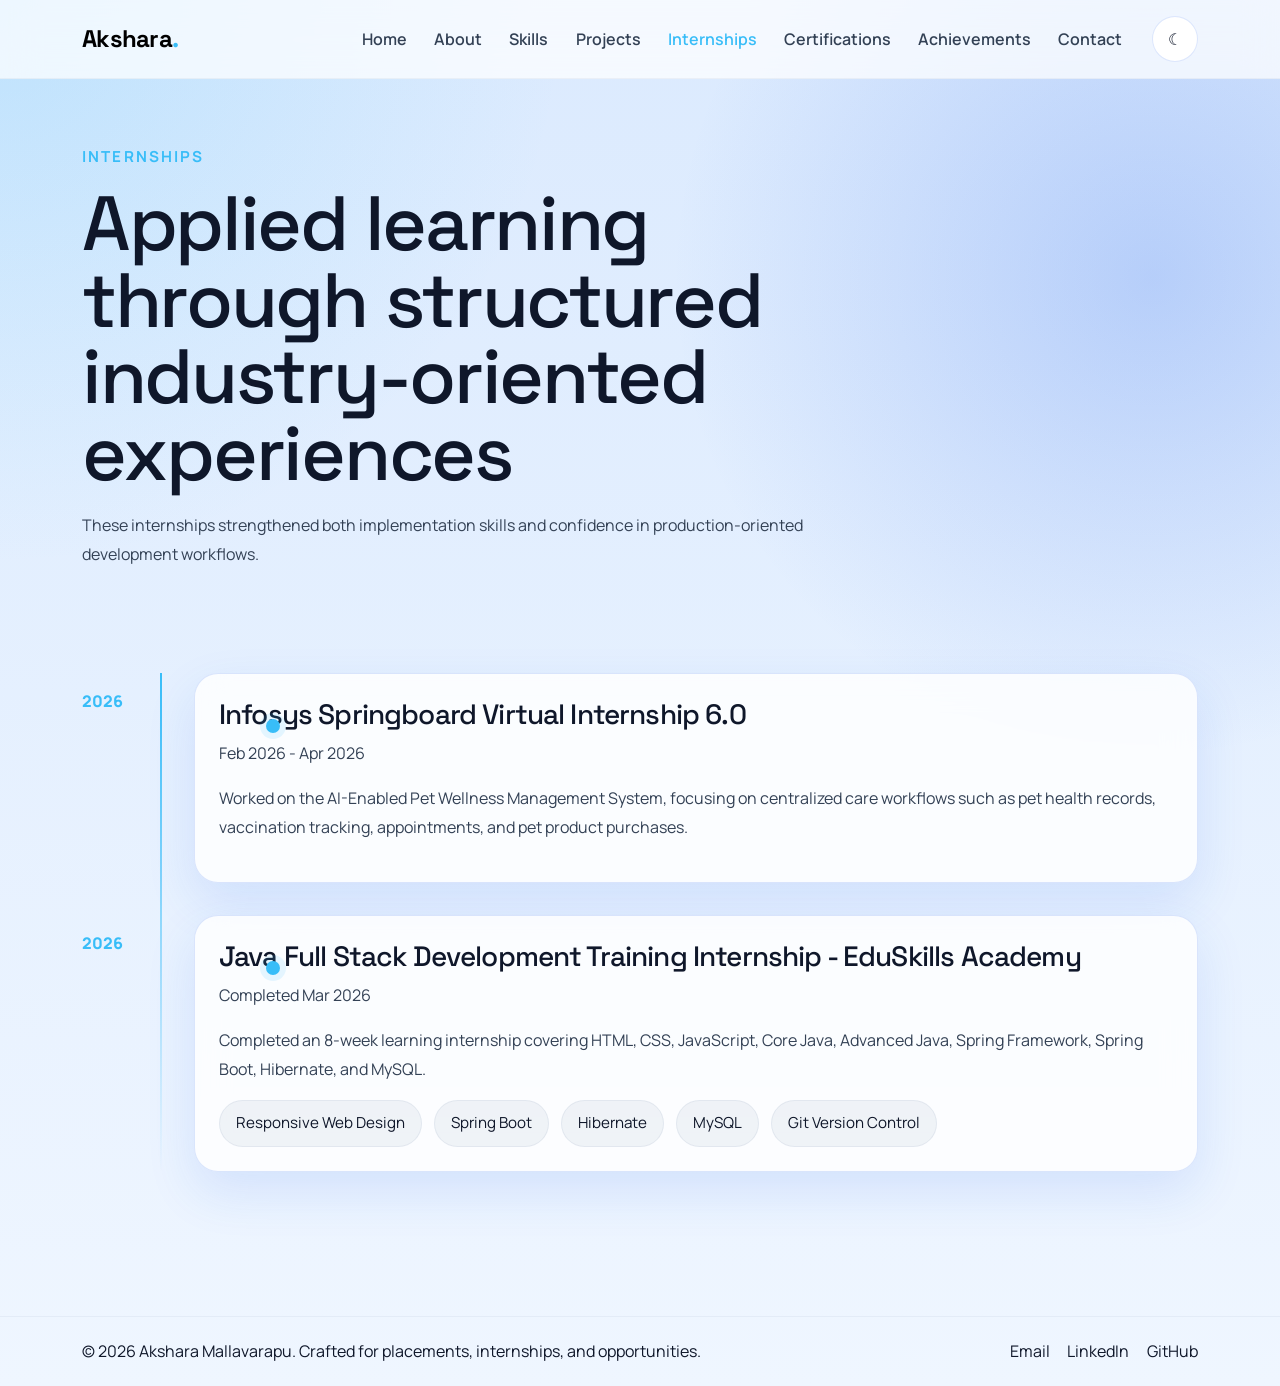
<file: internships.html>
<!DOCTYPE html>
<html lang="en">
<head>
  <meta charset="UTF-8">
  <meta name="viewport" content="width=device-width, initial-scale=1.0">
  <title>Internships | Akshara Mallavarapu</title>
  <meta name="description" content="Internship and training experience of Akshara Mallavarapu across AI-enabled product development and Java full stack learning.">
  <link rel="preconnect" href="https://fonts.googleapis.com">
  <link rel="preconnect" href="https://fonts.gstatic.com" crossorigin>
  <link href="https://fonts.googleapis.com/css2?family=Manrope:wght@400;500;600;700;800&family=Space+Grotesk:wght@500;700&display=swap" rel="stylesheet">
  <link href="https://cdn.jsdelivr.net/npm/bootstrap@5.3.3/dist/css/bootstrap.min.css" rel="stylesheet">
  <link rel="stylesheet" href="css/style.css">
</head>
<body data-page="internships">
  <div class="page-loader" id="pageLoader"><div class="loader-orb"></div></div>
  <button class="back-to-top" id="backToTop" type="button" aria-label="Back to top"><span>&uarr;</span></button>
  <nav class="navbar navbar-expand-lg fixed-top custom-navbar">
    <div class="container">
      <a class="navbar-brand" href="index.html">Akshara<span>.</span></a>
      <button class="navbar-toggler" type="button" data-bs-toggle="collapse" data-bs-target="#mainNav" aria-controls="mainNav" aria-expanded="false" aria-label="Toggle navigation"><span class="navbar-toggler-icon"></span></button>
      <div class="collapse navbar-collapse" id="mainNav">
        <ul class="navbar-nav ms-auto align-items-lg-center">
          <li class="nav-item"><a class="nav-link" data-nav="home" href="index.html">Home</a></li>
          <li class="nav-item"><a class="nav-link" data-nav="about" href="about.html">About</a></li>
          <li class="nav-item"><a class="nav-link" data-nav="skills" href="skills.html">Skills</a></li>
          <li class="nav-item"><a class="nav-link" data-nav="projects" href="projects.html">Projects</a></li>
          <li class="nav-item"><a class="nav-link" data-nav="internships" href="internships.html">Internships</a></li>
          <li class="nav-item"><a class="nav-link" data-nav="certifications" href="certifications.html">Certifications</a></li>
          <li class="nav-item"><a class="nav-link" data-nav="achievements" href="achievements.html">Achievements</a></li>
          <li class="nav-item"><a class="nav-link" href="index.html#contact">Contact</a></li>
          <li class="nav-item ms-lg-3 mt-3 mt-lg-0"><button class="theme-toggle" id="themeToggle" type="button" aria-label="Toggle color theme"><span class="theme-icon">☀</span></button></li>
        </ul>
      </div>
    </div>
  </nav>

  <main>
    <section class="page-hero section-pad">
      <div class="container">
        <div class="section-heading reveal">
          <span class="eyebrow">Internships</span>
          <h1>Applied learning through structured industry-oriented experiences</h1>
          <p>
            These internships strengthened both implementation skills and confidence in production-oriented development workflows.
          </p>
        </div>
      </div>
    </section>

    <section class="section-pad section-shell pt-0">
      <div class="container">
        <div class="timeline">
          <div class="timeline-item reveal">
            <span class="timeline-year">2026</span>
            <div class="glass-card timeline-card">
              <h3>Infosys Springboard Virtual Internship 6.0</h3>
              <p class="timeline-meta">Feb 2026 - Apr 2026</p>
              <p>
                Worked on the AI-Enabled Pet Wellness Management System, focusing on centralized care workflows such as pet health records, vaccination tracking, appointments, and pet product purchases.
              </p>
            </div>
          </div>
          <div class="timeline-item reveal">
            <span class="timeline-year">2026</span>
            <div class="glass-card timeline-card">
              <h3>Java Full Stack Development Training Internship - EduSkills Academy</h3>
              <p class="timeline-meta">Completed Mar 2026</p>
              <p>
                Completed an 8-week learning internship covering HTML, CSS, JavaScript, Core Java, Advanced Java, Spring Framework, Spring Boot, Hibernate, and MySQL.
              </p>
              <div class="badge-cloud mt-3">
                <span>Responsive Web Design</span>
                <span>Spring Boot</span>
                <span>Hibernate</span>
                <span>MySQL</span>
                <span>Git Version Control</span>
              </div>
            </div>
          </div>
        </div>
      </div>
    </section>
  </main>

  <footer class="site-footer">
    <div class="container d-flex flex-column flex-md-row justify-content-between align-items-center gap-3">
      <p class="mb-0">© 2026 Akshara Mallavarapu. Crafted for placements, internships, and opportunities.</p>
      <div class="footer-links">
        <a href="mailto:m.akshara0806@gmail.com">Email</a>
        <a href="https://www.linkedin.com/in/akshara-mallavarapu-a35a412a4" target="_blank" rel="noreferrer">LinkedIn</a>
        <a href="https://github.com/akshara826" target="_blank" rel="noreferrer">GitHub</a>
      </div>
    </div>
  </footer>

  <script src="https://cdn.jsdelivr.net/npm/bootstrap@5.3.3/dist/js/bootstrap.bundle.min.js"></script>
  <script src="js/script.js"></script>
</body>
</html>
</file>
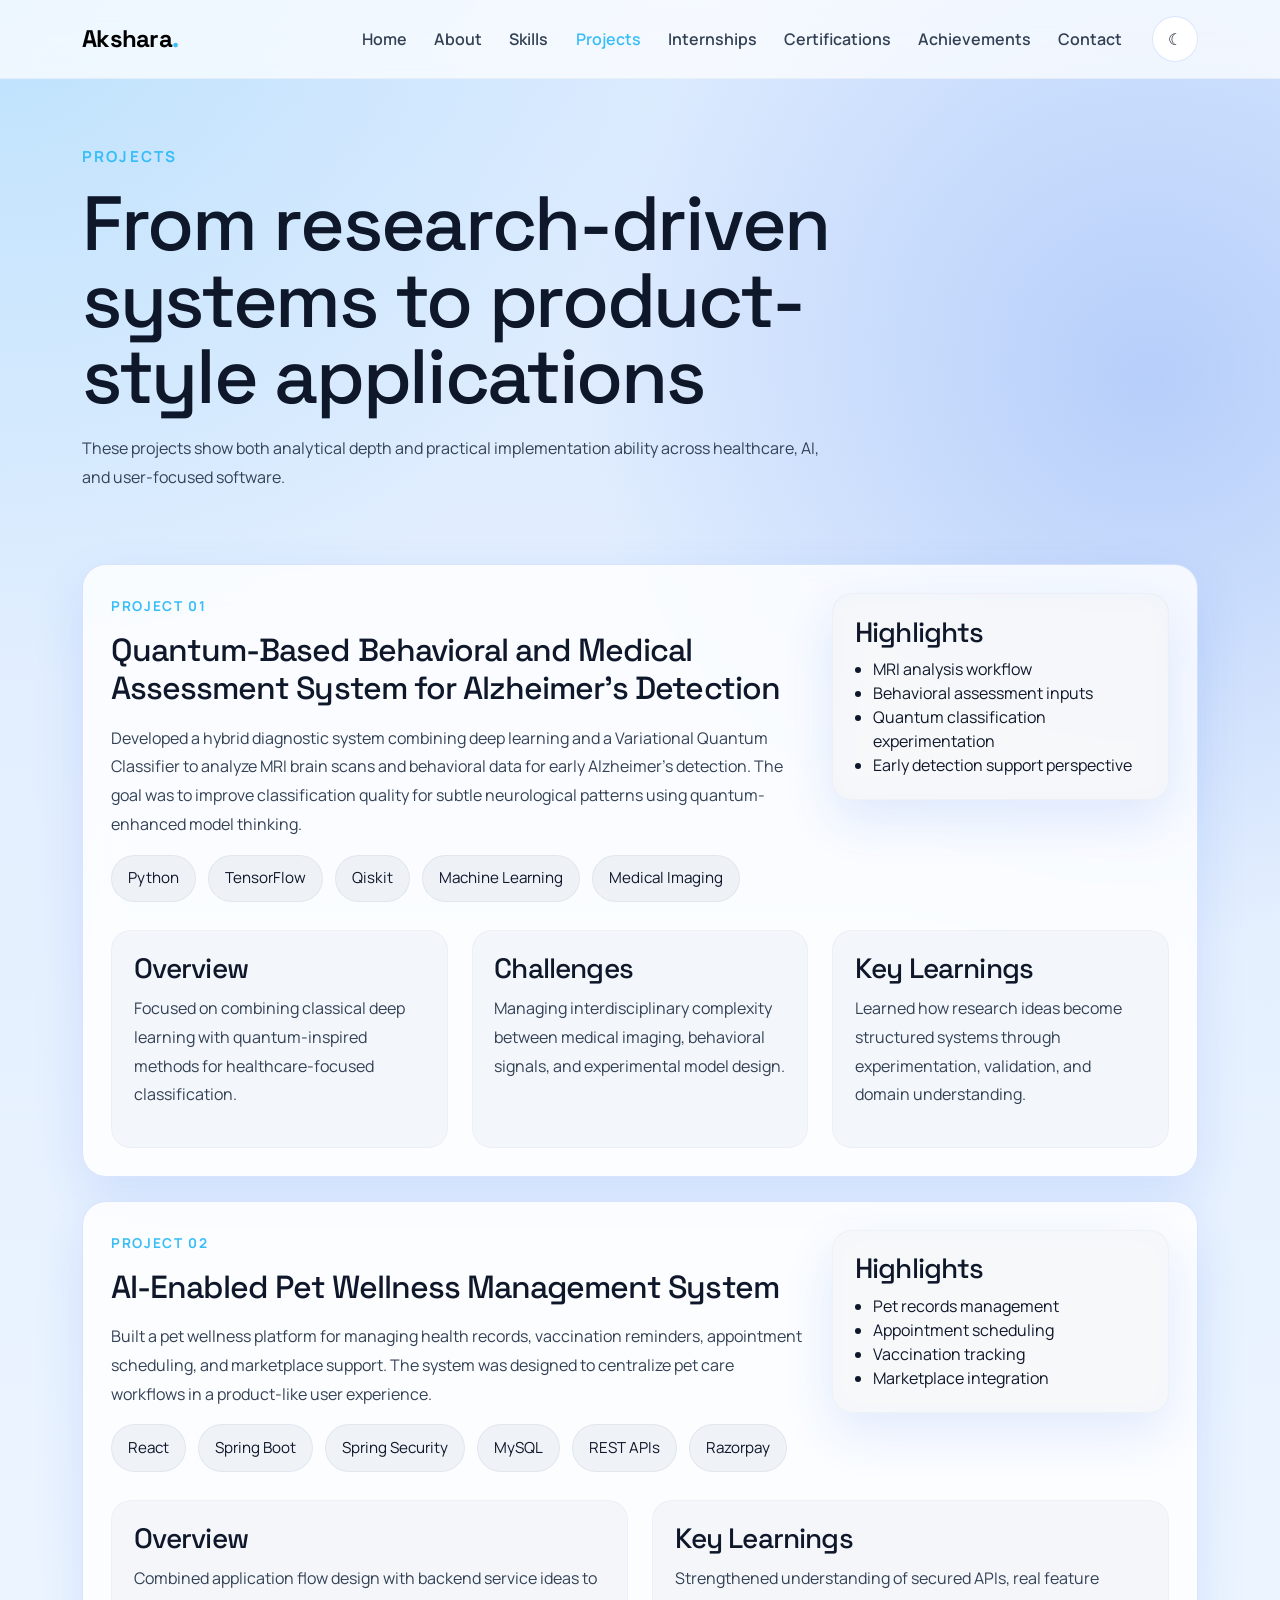
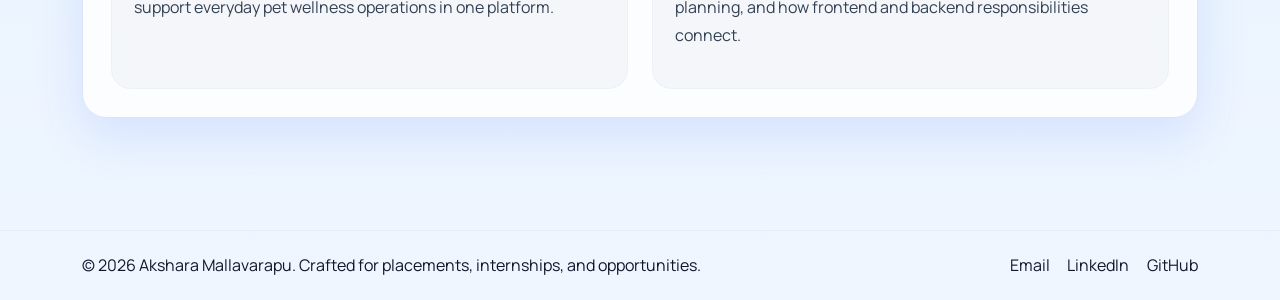
<file: projects.html>
<!DOCTYPE html>
<html lang="en">
<head>
  <meta charset="UTF-8">
  <meta name="viewport" content="width=device-width, initial-scale=1.0">
  <title>Projects | Akshara Mallavarapu</title>
  <meta name="description" content="Projects by Akshara Mallavarapu in AI, quantum computing, medical imaging, and full stack application development.">
  <link rel="preconnect" href="https://fonts.googleapis.com">
  <link rel="preconnect" href="https://fonts.gstatic.com" crossorigin>
  <link href="https://fonts.googleapis.com/css2?family=Manrope:wght@400;500;600;700;800&family=Space+Grotesk:wght@500;700&display=swap" rel="stylesheet">
  <link href="https://cdn.jsdelivr.net/npm/bootstrap@5.3.3/dist/css/bootstrap.min.css" rel="stylesheet">
  <link rel="stylesheet" href="css/style.css">
</head>
<body data-page="projects">
  <div class="page-loader" id="pageLoader"><div class="loader-orb"></div></div>
  <button class="back-to-top" id="backToTop" type="button" aria-label="Back to top"><span>&uarr;</span></button>
  <nav class="navbar navbar-expand-lg fixed-top custom-navbar">
    <div class="container">
      <a class="navbar-brand" href="index.html">Akshara<span>.</span></a>
      <button class="navbar-toggler" type="button" data-bs-toggle="collapse" data-bs-target="#mainNav" aria-controls="mainNav" aria-expanded="false" aria-label="Toggle navigation"><span class="navbar-toggler-icon"></span></button>
      <div class="collapse navbar-collapse" id="mainNav">
        <ul class="navbar-nav ms-auto align-items-lg-center">
          <li class="nav-item"><a class="nav-link" data-nav="home" href="index.html">Home</a></li>
          <li class="nav-item"><a class="nav-link" data-nav="about" href="about.html">About</a></li>
          <li class="nav-item"><a class="nav-link" data-nav="skills" href="skills.html">Skills</a></li>
          <li class="nav-item"><a class="nav-link" data-nav="projects" href="projects.html">Projects</a></li>
          <li class="nav-item"><a class="nav-link" data-nav="internships" href="internships.html">Internships</a></li>
          <li class="nav-item"><a class="nav-link" data-nav="certifications" href="certifications.html">Certifications</a></li>
          <li class="nav-item"><a class="nav-link" data-nav="achievements" href="achievements.html">Achievements</a></li>
          <li class="nav-item"><a class="nav-link" href="index.html#contact">Contact</a></li>
          <li class="nav-item ms-lg-3 mt-3 mt-lg-0"><button class="theme-toggle" id="themeToggle" type="button" aria-label="Toggle color theme"><span class="theme-icon">☀</span></button></li>
        </ul>
      </div>
    </div>
  </nav>

  <main>
    <section class="page-hero section-pad">
      <div class="container">
        <div class="section-heading reveal">
          <span class="eyebrow">Projects</span>
          <h1>From research-driven systems to product-style applications</h1>
          <p>
            These projects show both analytical depth and practical implementation ability across healthcare, AI, and user-focused software.
          </p>
        </div>
      </div>
    </section>

    <section class="section-pad section-shell pt-0">
      <div class="container">
        <div class="glass-card project-card reveal">
          <div class="row g-4 align-items-start">
            <div class="col-lg-8">
              <span class="project-tag">Project 01</span>
              <h2>Quantum-Based Behavioral and Medical Assessment System for Alzheimer's Detection</h2>
              <p>
                Developed a hybrid diagnostic system combining deep learning and a Variational Quantum Classifier to analyze MRI brain scans and behavioral data for early Alzheimer's detection. The goal was to improve classification quality for subtle neurological patterns using quantum-enhanced model thinking.
              </p>
              <div class="badge-cloud">
                <span>Python</span>
                <span>TensorFlow</span>
                <span>Qiskit</span>
                <span>Machine Learning</span>
                <span>Medical Imaging</span>
              </div>
            </div>
            <div class="col-lg-4">
              <div class="glass-card project-panel">
                <h3>Highlights</h3>
                <ul>
                  <li>MRI analysis workflow</li>
                  <li>Behavioral assessment inputs</li>
                  <li>Quantum classification experimentation</li>
                  <li>Early detection support perspective</li>
                </ul>
              </div>
            </div>
          </div>
          <div class="row g-4 mt-1">
            <div class="col-md-4">
              <div class="project-detail">
                <h3>Overview</h3>
                <p>Focused on combining classical deep learning with quantum-inspired methods for healthcare-focused classification.</p>
              </div>
            </div>
            <div class="col-md-4">
              <div class="project-detail">
                <h3>Challenges</h3>
                <p>Managing interdisciplinary complexity between medical imaging, behavioral signals, and experimental model design.</p>
              </div>
            </div>
            <div class="col-md-4">
              <div class="project-detail">
                <h3>Key Learnings</h3>
                <p>Learned how research ideas become structured systems through experimentation, validation, and domain understanding.</p>
              </div>
            </div>
          </div>
        </div>

        <div class="glass-card project-card reveal mt-4">
          <div class="row g-4 align-items-start">
            <div class="col-lg-8">
              <span class="project-tag">Project 02</span>
              <h2>AI-Enabled Pet Wellness Management System</h2>
              <p>
                Built a pet wellness platform for managing health records, vaccination reminders, appointment scheduling, and marketplace support. The system was designed to centralize pet care workflows in a product-like user experience.
              </p>
              <div class="badge-cloud">
                <span>React</span>
                <span>Spring Boot</span>
                <span>Spring Security</span>
                <span>MySQL</span>
                <span>REST APIs</span>
                <span>Razorpay</span>
              </div>
            </div>
            <div class="col-lg-4">
              <div class="glass-card project-panel">
                <h3>Highlights</h3>
                <ul>
                  <li>Pet records management</li>
                  <li>Appointment scheduling</li>
                  <li>Vaccination tracking</li>
                  <li>Marketplace integration</li>
                </ul>
              </div>
            </div>
          </div>
          <div class="row g-4 mt-1">
            <div class="col-md-6">
              <div class="project-detail">
                <h3>Overview</h3>
                <p>Combined application flow design with backend service ideas to support everyday pet wellness operations in one platform.</p>
              </div>
            </div>
            <div class="col-md-6">
              <div class="project-detail">
                <h3>Key Learnings</h3>
                <p>Strengthened understanding of secured APIs, real feature planning, and how frontend and backend responsibilities connect.</p>
              </div>
            </div>
          </div>
        </div>
      </div>
    </section>
  </main>

  <footer class="site-footer">
    <div class="container d-flex flex-column flex-md-row justify-content-between align-items-center gap-3">
      <p class="mb-0">© 2026 Akshara Mallavarapu. Crafted for placements, internships, and opportunities.</p>
      <div class="footer-links">
        <a href="mailto:m.akshara0806@gmail.com">Email</a>
        <a href="https://www.linkedin.com/in/akshara-mallavarapu-a35a412a4" target="_blank" rel="noreferrer">LinkedIn</a>
        <a href="https://github.com/akshara826" target="_blank" rel="noreferrer">GitHub</a>
      </div>
    </div>
  </footer>

  <script src="https://cdn.jsdelivr.net/npm/bootstrap@5.3.3/dist/js/bootstrap.bundle.min.js"></script>
  <script src="js/script.js"></script>
</body>
</html>
</file>
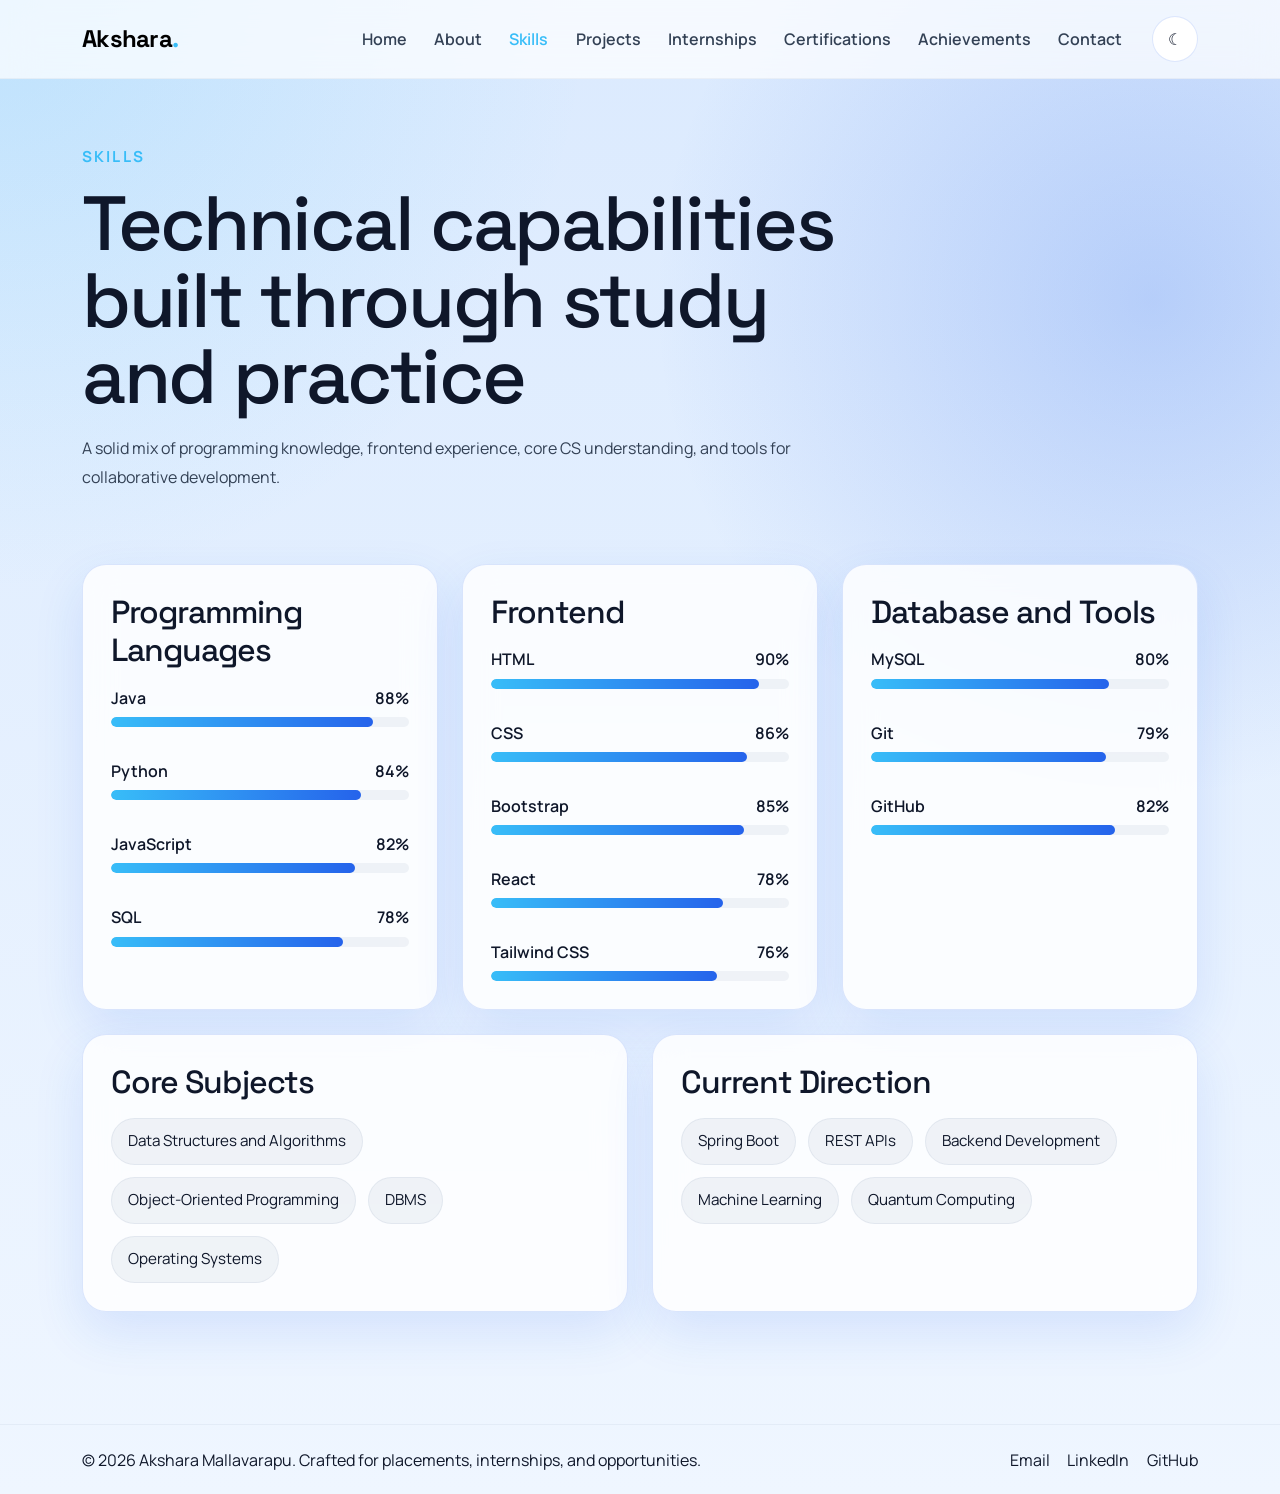
<file: skills.html>
<!DOCTYPE html>
<html lang="en">
<head>
  <meta charset="UTF-8">
  <meta name="viewport" content="width=device-width, initial-scale=1.0">
  <title>Skills | Akshara Mallavarapu</title>
  <meta name="description" content="Technical skills of Akshara Mallavarapu across programming, frontend, databases, tools, and core computer science subjects.">
  <link rel="preconnect" href="https://fonts.googleapis.com">
  <link rel="preconnect" href="https://fonts.gstatic.com" crossorigin>
  <link href="https://fonts.googleapis.com/css2?family=Manrope:wght@400;500;600;700;800&family=Space+Grotesk:wght@500;700&display=swap" rel="stylesheet">
  <link href="https://cdn.jsdelivr.net/npm/bootstrap@5.3.3/dist/css/bootstrap.min.css" rel="stylesheet">
  <link rel="stylesheet" href="css/style.css">
</head>
<body data-page="skills">
  <div class="page-loader" id="pageLoader"><div class="loader-orb"></div></div>
  <button class="back-to-top" id="backToTop" type="button" aria-label="Back to top"><span>&uarr;</span></button>
  <nav class="navbar navbar-expand-lg fixed-top custom-navbar">
    <div class="container">
      <a class="navbar-brand" href="index.html">Akshara<span>.</span></a>
      <button class="navbar-toggler" type="button" data-bs-toggle="collapse" data-bs-target="#mainNav" aria-controls="mainNav" aria-expanded="false" aria-label="Toggle navigation"><span class="navbar-toggler-icon"></span></button>
      <div class="collapse navbar-collapse" id="mainNav">
        <ul class="navbar-nav ms-auto align-items-lg-center">
          <li class="nav-item"><a class="nav-link" data-nav="home" href="index.html">Home</a></li>
          <li class="nav-item"><a class="nav-link" data-nav="about" href="about.html">About</a></li>
          <li class="nav-item"><a class="nav-link" data-nav="skills" href="skills.html">Skills</a></li>
          <li class="nav-item"><a class="nav-link" data-nav="projects" href="projects.html">Projects</a></li>
          <li class="nav-item"><a class="nav-link" data-nav="internships" href="internships.html">Internships</a></li>
          <li class="nav-item"><a class="nav-link" data-nav="certifications" href="certifications.html">Certifications</a></li>
          <li class="nav-item"><a class="nav-link" data-nav="achievements" href="achievements.html">Achievements</a></li>
          <li class="nav-item"><a class="nav-link" href="index.html#contact">Contact</a></li>
          <li class="nav-item ms-lg-3 mt-3 mt-lg-0"><button class="theme-toggle" id="themeToggle" type="button" aria-label="Toggle color theme"><span class="theme-icon">☀</span></button></li>
        </ul>
      </div>
    </div>
  </nav>

  <main>
    <section class="page-hero section-pad">
      <div class="container">
        <div class="section-heading reveal">
          <span class="eyebrow">Skills</span>
          <h1>Technical capabilities built through study and practice</h1>
          <p>
            A solid mix of programming knowledge, frontend experience, core CS understanding, and tools for collaborative development.
          </p>
        </div>
      </div>
    </section>

    <section class="section-pad section-shell pt-0">
      <div class="container">
        <div class="row g-4">
          <div class="col-md-6 col-xl-4">
            <div class="glass-card skill-card reveal">
              <h2>Programming Languages</h2>
              <div class="progress-group">
                <div class="skill-meter"><div class="label-row"><span>Java</span><span>88%</span></div><div class="meter"><span style="width: 88%"></span></div></div>
                <div class="skill-meter"><div class="label-row"><span>Python</span><span>84%</span></div><div class="meter"><span style="width: 84%"></span></div></div>
                <div class="skill-meter"><div class="label-row"><span>JavaScript</span><span>82%</span></div><div class="meter"><span style="width: 82%"></span></div></div>
                <div class="skill-meter"><div class="label-row"><span>SQL</span><span>78%</span></div><div class="meter"><span style="width: 78%"></span></div></div>
              </div>
            </div>
          </div>
          <div class="col-md-6 col-xl-4">
            <div class="glass-card skill-card reveal">
              <h2>Frontend</h2>
              <div class="progress-group">
                <div class="skill-meter"><div class="label-row"><span>HTML</span><span>90%</span></div><div class="meter"><span style="width: 90%"></span></div></div>
                <div class="skill-meter"><div class="label-row"><span>CSS</span><span>86%</span></div><div class="meter"><span style="width: 86%"></span></div></div>
                <div class="skill-meter"><div class="label-row"><span>Bootstrap</span><span>85%</span></div><div class="meter"><span style="width: 85%"></span></div></div>
                <div class="skill-meter"><div class="label-row"><span>React</span><span>78%</span></div><div class="meter"><span style="width: 78%"></span></div></div>
                <div class="skill-meter"><div class="label-row"><span>Tailwind CSS</span><span>76%</span></div><div class="meter"><span style="width: 76%"></span></div></div>
              </div>
            </div>
          </div>
          <div class="col-md-6 col-xl-4">
            <div class="glass-card skill-card reveal">
              <h2>Database and Tools</h2>
              <div class="progress-group">
                <div class="skill-meter"><div class="label-row"><span>MySQL</span><span>80%</span></div><div class="meter"><span style="width: 80%"></span></div></div>
                <div class="skill-meter"><div class="label-row"><span>Git</span><span>79%</span></div><div class="meter"><span style="width: 79%"></span></div></div>
                <div class="skill-meter"><div class="label-row"><span>GitHub</span><span>82%</span></div><div class="meter"><span style="width: 82%"></span></div></div>
              </div>
            </div>
          </div>
          <div class="col-md-6 col-xl-6">
            <div class="glass-card skill-card reveal">
              <h2>Core Subjects</h2>
              <div class="badge-cloud">
                <span>Data Structures and Algorithms</span>
                <span>Object-Oriented Programming</span>
                <span>DBMS</span>
                <span>Operating Systems</span>
              </div>
            </div>
          </div>
          <div class="col-md-6 col-xl-6">
            <div class="glass-card skill-card reveal">
              <h2>Current Direction</h2>
              <div class="badge-cloud">
                <span>Spring Boot</span>
                <span>REST APIs</span>
                <span>Backend Development</span>
                <span>Machine Learning</span>
                <span>Quantum Computing</span>
              </div>
            </div>
          </div>
        </div>
      </div>
    </section>
  </main>

  <footer class="site-footer">
    <div class="container d-flex flex-column flex-md-row justify-content-between align-items-center gap-3">
      <p class="mb-0">© 2026 Akshara Mallavarapu. Crafted for placements, internships, and opportunities.</p>
      <div class="footer-links">
        <a href="mailto:m.akshara0806@gmail.com">Email</a>
        <a href="https://www.linkedin.com/in/akshara-mallavarapu-a35a412a4" target="_blank" rel="noreferrer">LinkedIn</a>
        <a href="https://github.com/akshara826" target="_blank" rel="noreferrer">GitHub</a>
      </div>
    </div>
  </footer>

  <script src="https://cdn.jsdelivr.net/npm/bootstrap@5.3.3/dist/js/bootstrap.bundle.min.js"></script>
  <script src="js/script.js"></script>
</body>
</html>
</file>
<file: css/style.css>
:root {
  --bg: #0f172a;
  --bg-soft: #111c34;
  --surface: rgba(15, 23, 42, 0.58);
  --surface-strong: rgba(15, 23, 42, 0.82);
  --card-border: rgba(148, 163, 184, 0.18);
  --text: #f8fafc;
  --muted: #cbd5e1;
  --primary: #2563eb;
  --secondary: #1e293b;
  --accent: #38bdf8;
  --shadow: 0 22px 60px rgba(15, 23, 42, 0.35);
  --radius: 24px;
}

body.light-theme {
  --bg: #eff6ff;
  --bg-soft: #dbeafe;
  --surface: rgba(255, 255, 255, 0.82);
  --surface-strong: rgba(255, 255, 255, 0.95);
  --card-border: rgba(37, 99, 235, 0.16);
  --text: #0f172a;
  --muted: #334155;
  --shadow: 0 20px 50px rgba(37, 99, 235, 0.12);
}

* {
  box-sizing: border-box;
}

html {
  scroll-behavior: smooth;
}

body {
  margin: 0;
  color: var(--text);
  background:
    radial-gradient(circle at top left, rgba(56, 189, 248, 0.18), transparent 30%),
    radial-gradient(circle at 90% 20%, rgba(37, 99, 235, 0.22), transparent 30%),
    linear-gradient(180deg, var(--bg-soft), var(--bg));
  font-family: "Manrope", sans-serif;
  min-height: 100vh;
  overflow-x: hidden;
}

h1, h2, h3, h4, .navbar-brand {
  font-family: "Space Grotesk", sans-serif;
  letter-spacing: -0.03em;
}

a {
  color: inherit;
  text-decoration: none;
}

ul {
  padding-left: 1.1rem;
  margin-bottom: 0;
}

.section-pad {
  padding: 7.5rem 0 5rem;
}

.section-shell {
  position: relative;
}

.glass-card {
  background: var(--surface);
  border: 1px solid var(--card-border);
  backdrop-filter: blur(16px);
  -webkit-backdrop-filter: blur(16px);
  border-radius: var(--radius);
  box-shadow: var(--shadow);
}

.custom-navbar {
  background: rgba(15, 23, 42, 0.7);
  border-bottom: 1px solid rgba(148, 163, 184, 0.12);
  backdrop-filter: blur(18px);
  -webkit-backdrop-filter: blur(18px);
}

body.light-theme .custom-navbar {
  background: rgba(255, 255, 255, 0.72);
}

.navbar {
  padding: 1rem 0;
}

.navbar-brand {
  font-size: 1.5rem;
  font-weight: 700;
}

.navbar-brand span,
.nav-link.active,
.nav-link.active:focus,
.nav-link.active:active,
.nav-link:hover,
.nav-link:hover:focus,
.nav-link:hover:active,
.eyebrow,
.project-tag {
  color: var(--accent) !important;
}

.nav-link {
  color: var(--muted) !important;
  font-weight: 600;
  margin-left: 0.35rem;
  margin-right: 0.35rem;
  transition: color 0.25s ease, transform 0.25s ease;
}

.nav-link:focus,
.nav-link:active {
  color: var(--muted) !important;
  outline: none;
}

.nav-link:hover {
  transform: translateY(-1px);
}

.navbar-toggler {
  border-color: rgba(148, 163, 184, 0.3);
}

.navbar-toggler:focus {
  box-shadow: none;
}

.navbar-toggler-icon {
  filter: invert(1);
}

body.light-theme .navbar-toggler-icon {
  filter: none;
}

.theme-toggle,
.back-to-top {
  width: 46px;
  height: 46px;
  border: 1px solid var(--card-border);
  border-radius: 50%;
  background: var(--surface-strong);
  color: var(--text);
  display: inline-flex;
  align-items: center;
  justify-content: center;
  transition: transform 0.25s ease, background 0.25s ease;
}

.theme-toggle:hover,
.back-to-top:hover {
  transform: translateY(-2px);
}

.hero-section {
  min-height: 100vh;
  display: flex;
  align-items: center;
}

.home-hero {
  padding-top: 9rem;
  padding-bottom: 4rem;
}

.home-hero-shell {
  padding: 2.4rem;
  background:
    radial-gradient(circle at top right, rgba(56, 189, 248, 0.12), transparent 34%),
    linear-gradient(180deg, rgba(15, 23, 42, 0.76), rgba(15, 23, 42, 0.62));
}

body.light-theme .home-hero-shell {
  background:
    radial-gradient(circle at top right, rgba(56, 189, 248, 0.16), transparent 34%),
    linear-gradient(180deg, rgba(255, 255, 255, 0.9), rgba(255, 255, 255, 0.78));
}

.page-hero {
  padding-top: 9rem;
  padding-bottom: 2rem;
}

.eyebrow {
  display: inline-block;
  font-size: 0.95rem;
  font-weight: 700;
  text-transform: uppercase;
  letter-spacing: 0.14em;
  margin-bottom: 1rem;
}

.hero-title,
.page-hero h1 {
  font-size: clamp(2.8rem, 6vw, 5rem);
  line-height: 1;
  margin-bottom: 1.2rem;
}

.hero-subtitle,
.section-heading p,
.content-card p,
.project-card p,
.timeline-card p,
.achievement-card p,
.cert-card li {
  color: var(--muted);
  line-height: 1.8;
}

.home-copy {
  max-width: 620px;
}

.home-intro {
  display: flex;
  flex-wrap: wrap;
  gap: 0.7rem;
  margin-bottom: 1rem;
}

.intro-chip {
  display: inline-flex;
  align-items: center;
  padding: 0.5rem 0.9rem;
  border-radius: 999px;
  background: rgba(56, 189, 248, 0.1);
  border: 1px solid rgba(56, 189, 248, 0.2);
  color: var(--text);
  font-size: 0.88rem;
  font-weight: 700;
}

.typing-line {
  min-height: 2rem;
  font-size: 1.05rem;
  font-weight: 600;
  margin-bottom: 2rem;
  display: flex;
  flex-wrap: wrap;
  align-items: center;
  gap: 0.5rem;
}

.typing-prefix {
  color: var(--muted);
}

.typing-text {
  color: var(--accent);
}

.hero-actions {
  display: flex;
  flex-wrap: wrap;
  gap: 1rem;
}

.btn {
  border-radius: 999px;
  padding: 0.9rem 1.5rem;
  font-weight: 700;
}

.btn-brand {
  color: #fff;
  background: linear-gradient(135deg, var(--primary), var(--accent));
  border: none;
  box-shadow: 0 14px 30px rgba(37, 99, 235, 0.24);
}

.btn-outline-brand {
  color: var(--text);
  border: 1px solid rgba(56, 189, 248, 0.35);
  background: transparent;
}

.btn-soft {
  color: var(--text);
  background: rgba(148, 163, 184, 0.12);
  border: 1px solid rgba(148, 163, 184, 0.12);
}

.home-primary-btn,
.home-secondary-btn {
  min-width: 180px;
}

.home-proof {
  display: grid;
  grid-template-columns: repeat(3, minmax(0, 1fr));
  gap: 1rem;
  margin-top: 2rem;
}

.proof-item {
  padding: 1rem 1.1rem;
  border-radius: 20px;
  background: rgba(148, 163, 184, 0.08);
  border: 1px solid rgba(148, 163, 184, 0.12);
}

.proof-item strong {
  display: block;
  margin-bottom: 0.3rem;
  font-size: 1rem;
}

.proof-item span {
  color: var(--muted);
  font-size: 0.92rem;
  line-height: 1.6;
}

.hero-visual,
.portrait-card {
  position: relative;
}

.home-profile-card {
  position: relative;
  padding: 2rem;
  border-radius: 30px;
  overflow: hidden;
  background:
    linear-gradient(180deg, rgba(30, 41, 59, 0.96), rgba(15, 23, 42, 0.94));
  border: 1px solid rgba(148, 163, 184, 0.16);
  box-shadow: 0 26px 80px rgba(15, 23, 42, 0.38);
}

body.light-theme .home-profile-card {
  background:
    linear-gradient(180deg, rgba(255, 255, 255, 0.96), rgba(239, 246, 255, 0.96));
}

.profile-header {
  display: flex;
  justify-content: space-between;
  align-items: center;
  margin-bottom: 1.5rem;
}

.profile-kicker {
  font-size: 0.82rem;
  text-transform: uppercase;
  letter-spacing: 0.14em;
  font-weight: 800;
  color: var(--accent);
}

.profile-orbit {
  width: 84px;
  height: 84px;
  border-radius: 50%;
  background:
    radial-gradient(circle at center, rgba(56, 189, 248, 0.28), transparent 52%),
    linear-gradient(135deg, rgba(37, 99, 235, 0.25), rgba(56, 189, 248, 0.12));
  border: 1px solid rgba(56, 189, 248, 0.2);
}

.profile-identity {
  display: flex;
  align-items: center;
  gap: 1rem;
  margin-bottom: 1.35rem;
}

.identity-mark {
  width: 72px;
  height: 72px;
  border-radius: 22px;
  display: inline-flex;
  align-items: center;
  justify-content: center;
  font-family: "Space Grotesk", sans-serif;
  font-size: 1.8rem;
  font-weight: 700;
  color: var(--accent);
  background: rgba(37, 99, 235, 0.16);
  border: 1px solid rgba(56, 189, 248, 0.18);
}

.profile-identity h2 {
  margin-bottom: 0.2rem;
  font-size: 1.5rem;
}

.profile-identity p,
.profile-summary {
  color: var(--muted);
}

.profile-summary {
  font-size: 1.02rem;
  line-height: 1.8;
  margin-bottom: 1.35rem;
}

.profile-chips {
  display: flex;
  flex-wrap: wrap;
  gap: 0.75rem;
  margin-bottom: 1.5rem;
}

.profile-chips span {
  padding: 0.72rem 1rem;
  border-radius: 999px;
  border: 1px solid rgba(148, 163, 184, 0.16);
  background: rgba(148, 163, 184, 0.08);
  font-weight: 700;
}

.profile-grid {
  display: grid;
  grid-template-columns: repeat(2, minmax(0, 1fr));
  gap: 1rem;
}

.profile-metric {
  padding: 1rem;
  border-radius: 20px;
  background: rgba(148, 163, 184, 0.08);
  border: 1px solid rgba(148, 163, 184, 0.12);
}

.profile-metric strong {
  display: block;
  margin-bottom: 0.25rem;
}

.profile-metric span {
  color: var(--muted);
  font-size: 0.92rem;
}

.portrait-card {
  min-height: 420px;
  padding: 2rem;
  overflow: hidden;
}

.hero-photo {
  position: absolute;
  inset: 1rem 1rem 1rem auto;
  width: min(62%, 300px);
  height: calc(100% - 2rem);
  object-fit: cover;
  border-radius: 26px;
  opacity: 0.34;
}

.portrait-glow {
  position: absolute;
  inset: auto -60px -70px auto;
  width: 260px;
  height: 260px;
  border-radius: 50%;
  background: radial-gradient(circle, rgba(56, 189, 248, 0.45), transparent 68%);
}

.portrait-content {
  position: relative;
  z-index: 1;
  display: flex;
  flex-direction: column;
  justify-content: flex-end;
  min-height: 100%;
}

.portrait-label {
  color: var(--accent);
  text-transform: uppercase;
  letter-spacing: 0.12em;
  font-size: 0.85rem;
}

.mini-badges,
.badge-cloud {
  display: flex;
  flex-wrap: wrap;
  gap: 0.75rem;
}

.mini-badges span,
.badge-cloud span {
  padding: 0.7rem 1rem;
  background: rgba(148, 163, 184, 0.12);
  border: 1px solid rgba(148, 163, 184, 0.15);
  border-radius: 999px;
  font-size: 0.95rem;
  color: var(--text);
}

.stats-row {
  margin-top: 3rem;
}

.home-stat-card {
  padding: 1.5rem;
  background:
    linear-gradient(180deg, rgba(15, 23, 42, 0.58), rgba(30, 41, 59, 0.72));
}

body.light-theme .home-stat-card {
  background:
    linear-gradient(180deg, rgba(255, 255, 255, 0.82), rgba(219, 234, 254, 0.6));
}

.stat-label {
  display: inline-block;
  margin-bottom: 0.9rem;
  color: var(--accent);
  font-size: 0.78rem;
  font-weight: 800;
  text-transform: uppercase;
  letter-spacing: 0.12em;
}

.stat-card,
.feature-card,
.content-card,
.skill-card,
.project-card,
.achievement-card,
.cert-card {
  padding: 1.75rem;
  height: 100%;
}

.stat-card h3 {
  font-size: 2.4rem;
  margin-bottom: 0.5rem;
}

.stat-card p,
.feature-card p,
.timeline-meta,
.project-detail p,
.contact-list a,
.form-status {
  color: var(--muted);
}

.feature-card h3,
.content-card h2,
.skill-card h2,
.project-card h2,
.achievement-card h2,
.cert-card h2 {
  margin-bottom: 1rem;
}

.home-highlights {
  padding-top: 3.5rem;
}

.home-feature-card {
  position: relative;
  overflow: hidden;
  padding-top: 3.2rem;
}

.feature-index {
  position: absolute;
  top: 1.3rem;
  right: 1.4rem;
  color: rgba(56, 189, 248, 0.32);
  font-family: "Space Grotesk", sans-serif;
  font-size: 2.1rem;
  font-weight: 700;
}

.section-heading {
  max-width: 760px;
  margin-bottom: 2.5rem;
}

.timeline {
  position: relative;
  margin-top: 2rem;
}

.timeline::before {
  content: "";
  position: absolute;
  left: 78px;
  top: 0;
  bottom: 0;
  width: 2px;
  background: linear-gradient(180deg, var(--accent), transparent);
}

.timeline-item {
  position: relative;
  display: grid;
  grid-template-columns: 64px 1fr;
  gap: 2rem;
  margin-bottom: 2rem;
  align-items: start;
}

.timeline-year {
  font-weight: 800;
  color: var(--accent);
  padding-top: 1rem;
}

.timeline-card {
  padding: 1.5rem;
  margin-left: 1rem;
}

.timeline-card::before {
  content: "";
  position: absolute;
  left: 71px;
  margin-top: 1.35rem;
  width: 14px;
  height: 14px;
  border-radius: 50%;
  background: var(--accent);
  box-shadow: 0 0 0 6px rgba(56, 189, 248, 0.12);
}

.education-item + .education-item,
.skill-meter + .skill-meter,
.contact-list a + a,
.cert-card li + li {
  margin-top: 1rem;
}

.progress-group {
  display: grid;
  gap: 1rem;
}

.label-row {
  display: flex;
  justify-content: space-between;
  margin-bottom: 0.45rem;
  font-weight: 600;
}

.meter {
  height: 10px;
  background: rgba(148, 163, 184, 0.12);
  border-radius: 999px;
  overflow: hidden;
}

.meter span {
  display: block;
  height: 100%;
  border-radius: inherit;
  background: linear-gradient(90deg, var(--accent), var(--primary));
}

.project-panel,
.project-detail {
  height: 100%;
  padding: 1.35rem;
  border-radius: 20px;
  background: rgba(148, 163, 184, 0.08);
  border: 1px solid rgba(148, 163, 184, 0.08);
}

.project-tag {
  display: inline-block;
  font-size: 0.85rem;
  text-transform: uppercase;
  letter-spacing: 0.12em;
  font-weight: 700;
  margin-bottom: 0.9rem;
}

.contact-list {
  display: flex;
  flex-direction: column;
}

.contact-list a {
  transition: color 0.25s ease, transform 0.25s ease;
}

.contact-list a:hover,
.footer-links a:hover {
  color: var(--accent);
  transform: translateX(3px);
}

.contact-showcase-section {
  padding-bottom: 5.5rem;
}

.contact-heading {
  max-width: 920px;
  margin: 0 auto 3rem;
  text-align: center;
}

.contact-heading h2 {
  font-size: clamp(1.8rem, 4vw, 2.4rem);
  line-height: 1.1;
  margin-bottom: 0.8rem;
}

.contact-heading p {
  max-width: 600px;
  margin: 0 auto 3rem;
  font-size: 0.95rem;
}

/* Redesigned Contact Cards */
.contact-card-new {
  display: flex;
  flex-direction: column;
  align-items: center;
  text-align: center;
  padding: 2.2rem 1.5rem;
  border-radius: 24px;
  background: rgba(255, 255, 255, 0.4);
  border: 1px solid rgba(148, 163, 184, 0.16);
  box-shadow: 0 10px 30px rgba(59, 130, 246, 0.04);
  transition: transform 0.3s cubic-bezier(0.34, 1.56, 0.64, 1), box-shadow 0.3s ease, border-color 0.3s ease, background 0.3s ease;
  height: 100%;
}

body:not(.light-theme) .contact-card-new {
  background: rgba(30, 41, 59, 0.4);
  border-color: rgba(148, 163, 184, 0.08);
  box-shadow: 0 10px 30px rgba(2, 6, 23, 0.2);
}

.contact-card-new:hover {
  transform: translateY(-8px);
  background: rgba(255, 255, 255, 0.85);
  border-color: rgba(59, 130, 246, 0.3);
  box-shadow: 0 20px 40px rgba(59, 130, 246, 0.08);
}

body:not(.light-theme) .contact-card-new:hover {
  background: rgba(30, 41, 59, 0.7);
  border-color: rgba(56, 189, 248, 0.2);
  box-shadow: 0 20px 40px rgba(2, 6, 23, 0.4);
}

.contact-card-icon {
  width: 58px;
  height: 58px;
  border-radius: 18px;
  display: flex;
  align-items: center;
  justify-content: center;
  margin-bottom: 1.25rem;
  transition: transform 0.3s ease;
}

.contact-card-new:hover .contact-card-icon {
  transform: scale(1.1) rotate(4deg);
}

/* Brand specific icon colors with soft background */
.icon-email {
  background: rgba(59, 130, 246, 0.1);
  color: #3b82f6;
}
.icon-phone {
  background: rgba(16, 185, 129, 0.1);
  color: #10b981;
}
.icon-github {
  background: rgba(139, 92, 246, 0.1);
  color: #8b5cf6;
}
.icon-linkedin {
  background: rgba(2, 132, 199, 0.1);
  color: #0284c7;
}

body:not(.light-theme) .icon-email { background: rgba(59, 130, 246, 0.18); color: #60a5fa; }
body:not(.light-theme) .icon-phone { background: rgba(16, 185, 129, 0.18); color: #34d399; }
body:not(.light-theme) .icon-github { background: rgba(139, 92, 246, 0.18); color: #a78bfa; }
body:not(.light-theme) .icon-linkedin { background: rgba(2, 132, 199, 0.18); color: #38bdf8; }

.contact-card-new h3 {
  font-size: 1.15rem;
  font-weight: 700;
  margin-bottom: 0.5rem;
  color: var(--text);
  letter-spacing: -0.01em;
}

.contact-card-new p {
  font-size: 0.88rem;
  color: var(--muted);
  margin: 0;
  word-break: break-all;
}

/* Bottom Social Section */
.contact-social-bottom {
  border-top: 1px solid rgba(148, 163, 184, 0.12);
  padding-top: 2.5rem;
}

.social-label {
  font-size: 0.8rem;
  text-transform: uppercase;
  letter-spacing: 0.12em;
  font-weight: 700;
  color: var(--accent);
  margin-bottom: 1.25rem;
}

.social-links-row {
  display: flex;
  justify-content: center;
  gap: 1.2rem;
}

.social-icon-btn {
  display: inline-flex;
  align-items: center;
  gap: 0.6rem;
  padding: 0.75rem 1.4rem;
  border-radius: 999px;
  background: rgba(255, 255, 255, 0.4);
  border: 1px solid rgba(148, 163, 184, 0.16);
  font-size: 0.9rem;
  font-weight: 700;
  color: var(--text);
  transition: all 0.25s ease;
}

body:not(.light-theme) .social-icon-btn {
  background: rgba(30, 41, 59, 0.4);
  border-color: rgba(148, 163, 184, 0.08);
}

.social-icon-btn:hover {
  transform: translateY(-3px);
  box-shadow: 0 12px 24px rgba(0, 0, 0, 0.06);
}

.social-icon-btn.github:hover {
  border-color: rgba(139, 92, 246, 0.35);
  color: #8b5cf6;
  background: rgba(139, 92, 246, 0.05);
}

.social-icon-btn.linkedin:hover {
  border-color: rgba(2, 132, 199, 0.35);
  color: #0284c7;
  background: rgba(2, 132, 199, 0.05);
}

.subject-pill.active {
  background: linear-gradient(135deg, #3b82f6, #2563eb);
  border-color: transparent;
  color: #fff;
  box-shadow: 0 14px 28px rgba(37, 99, 235, 0.22);
}

.contact-submit {
  width: 100%;
  min-height: 62px;
  border-radius: 20px;
  border: 1px solid rgba(100, 116, 139, 0.35);
  background: rgba(255, 255, 255, 0.75);
  color: #0f172a;
  font-size: 0.98rem;
  font-weight: 800;
  letter-spacing: 0.02em;
  transition: transform 0.25s ease, border-color 0.25s ease, box-shadow 0.25s ease;
}

body:not(.light-theme) .contact-submit {
  background: rgba(15, 23, 42, 0.65);
  border-color: rgba(148, 163, 184, 0.2);
  color: #f8fafc;
}

.contact-submit:hover {
  transform: translateY(-1px);
  border-color: rgba(59, 130, 246, 0.5);
  box-shadow: 0 16px 28px rgba(59, 130, 246, 0.12);
}

.custom-input {
  background: rgba(148, 163, 184, 0.08);
  border: 1px solid rgba(148, 163, 184, 0.18);
  color: var(--text);
  padding: 0.95rem 1rem;
  border-radius: 18px;
}

.custom-input:focus {
  background: rgba(148, 163, 184, 0.12);
  color: var(--text);
  border-color: rgba(56, 189, 248, 0.45);
  box-shadow: 0 0 0 0.2rem rgba(56, 189, 248, 0.12);
}

.custom-input.is-invalid {
  border-color: #ef4444;
}

.site-footer {
  border-top: 1px solid rgba(148, 163, 184, 0.12);
  padding: 1.4rem 0;
  margin-top: 2rem;
}

.footer-links {
  display: flex;
  gap: 1.1rem;
  flex-wrap: wrap;
}

.page-loader {
  position: fixed;
  inset: 0;
  display: flex;
  align-items: center;
  justify-content: center;
  background: rgba(15, 23, 42, 0.92);
  z-index: 1080;
  transition: opacity 0.45s ease, visibility 0.45s ease;
}

body.light-theme .page-loader {
  background: rgba(239, 246, 255, 0.92);
}

.page-loader.hidden {
  opacity: 0;
  visibility: hidden;
}

.loader-orb {
  width: 64px;
  height: 64px;
  border-radius: 50%;
  border: 4px solid rgba(56, 189, 248, 0.18);
  border-top-color: var(--accent);
  animation: spin 0.9s linear infinite;
}

.back-to-top {
  position: fixed;
  right: 1.5rem;
  bottom: 1.5rem;
  opacity: 0;
  visibility: hidden;
  z-index: 1020;
}

.back-to-top.show {
  opacity: 1;
  visibility: visible;
}

.reveal {
  opacity: 0;
  transform: translateY(28px);
  transition: opacity 0.7s ease, transform 0.7s ease;
}

.reveal.visible {
  opacity: 1;
  transform: translateY(0);
}

@keyframes spin {
  to {
    transform: rotate(360deg);
  }
}

@media (max-width: 991.98px) {
  .hero-section {
    min-height: auto;
    padding-top: 8rem;
  }

  .home-hero-shell {
    padding: 1.5rem;
  }

  .home-proof {
    grid-template-columns: 1fr;
  }

  .timeline::before {
    left: 10px;
  }

  .timeline-item {
    grid-template-columns: 1fr;
    gap: 0.8rem;
    padding-left: 1.6rem;
  }

  .timeline-card {
    margin-left: 0;
  }

  .timeline-card::before {
    left: 3px;
  }

  .contact-profile-card,
  .contact-form-card {
    padding: 2.2rem;
    border-radius: 28px;
  }

  .contact-heading h2 {
    line-height: 1;
    font-size: clamp(2.2rem, 6vw, 3.2rem);
  }
}

@media (max-width: 767.98px) {
  .section-pad {
    padding: 6.5rem 0 4rem;
  }

  .hero-title,
  .page-hero h1 {
    font-size: clamp(2.3rem, 10vw, 3.5rem);
  }

  .hero-actions {
    flex-direction: column;
    align-items: stretch;
  }

  .home-hero {
    padding-top: 7.5rem;
  }

  .profile-header {
    align-items: flex-start;
  }

  .profile-orbit {
    width: 64px;
    height: 64px;
  }

  .profile-identity {
    align-items: flex-start;
  }

  .profile-grid {
    grid-template-columns: 1fr;
  }

  .btn {
    width: 100%;
  }

  .site-footer .container {
    text-align: center;
  }

  .contact-method {
    align-items: flex-start;
  }

  .contact-method-icon {
    width: 64px;
    height: 64px;
    border-radius: 20px;
  }

  .contact-social-pill {
    width: 64px;
    height: 64px;
    border-radius: 18px;
  }

  .subject-pills {
    gap: 0.7rem;
  }

  .subject-pill {
    width: 100%;
    text-align: center;
  }
}

/* ==========================================================================
   Mock IDE Code Editor Component
   ========================================================================== */
.mock-ide {
  background: #0b0f19;
  border: 1px solid rgba(148, 163, 184, 0.16);
  border-radius: 20px;
  box-shadow: 0 30px 70px rgba(15, 23, 42, 0.45);
  overflow: hidden;
  display: flex;
  flex-direction: column;
  text-align: left;
  transition: transform 0.3s ease, box-shadow 0.3s ease;
  position: relative;
  z-index: 2;
}

.mock-ide:hover {
  transform: translateY(-5px);
  box-shadow: 0 35px 80px rgba(15, 23, 42, 0.55);
}

body.light-theme .mock-ide {
  background: #ffffff;
  border: 1px solid rgba(37, 99, 235, 0.15);
  box-shadow: 0 25px 60px rgba(37, 99, 235, 0.08);
}

body.light-theme .mock-ide:hover {
  box-shadow: 0 30px 70px rgba(37, 99, 235, 0.12);
}

.ide-titlebar {
  background: #111827;
  padding: 0.95rem 1.4rem;
  display: flex;
  align-items: center;
  justify-content: space-between;
  border-bottom: 1px solid rgba(148, 163, 184, 0.1);
}

body.light-theme .ide-titlebar {
  background: #f1f5f9;
  border-bottom: 1px solid rgba(226, 232, 240, 0.8);
}

.ide-controls {
  display: flex;
  gap: 8px;
}

.ide-controls .control {
  width: 11px;
  height: 11px;
  border-radius: 50%;
  display: inline-block;
}

.ide-controls .close { background: #ef4444; }
.ide-controls .minimize { background: #f59e0b; }
.ide-controls .expand { background: #10b981; }

.ide-filename {
  color: var(--muted);
  font-size: 0.8rem;
  font-weight: 600;
  font-family: "Space Grotesk", sans-serif;
  letter-spacing: 0.05em;
  opacity: 0.8;
}

body.light-theme .ide-filename {
  color: #64748b;
}

.ide-body {
  padding: 1.8rem;
  overflow-x: auto;
  font-size: 0.92rem;
  line-height: 1.65;
  background: #0f172a;
}

body.light-theme .ide-body {
  background: #f8fafc;
}

.ide-body pre {
  margin: 0;
  white-space: pre;
}

.ide-body code {
  color: #e2e8f0;
  font-family: 'Fira Code', 'Courier New', Courier, monospace;
}

body.light-theme .ide-body code {
  color: #334155;
}

/* Syntax Highlighting (Dark Theme) */
.code-keyword { color: #f472b6; font-weight: 600; }
.code-variable { color: #818cf8; }
.code-string { color: #34d399; }
.code-number { color: #fb923c; }
.code-comment { color: #64748b; font-style: italic; }

/* Syntax Highlighting (Light Theme) */
body.light-theme .code-keyword { color: #d0176e; font-weight: 600; }
body.light-theme .code-variable { color: #2563eb; }
body.light-theme .code-string { color: #15803d; }
body.light-theme .code-number { color: #ea580c; }
body.light-theme .code-comment { color: #94a3b8; font-style: italic; }
</file>
